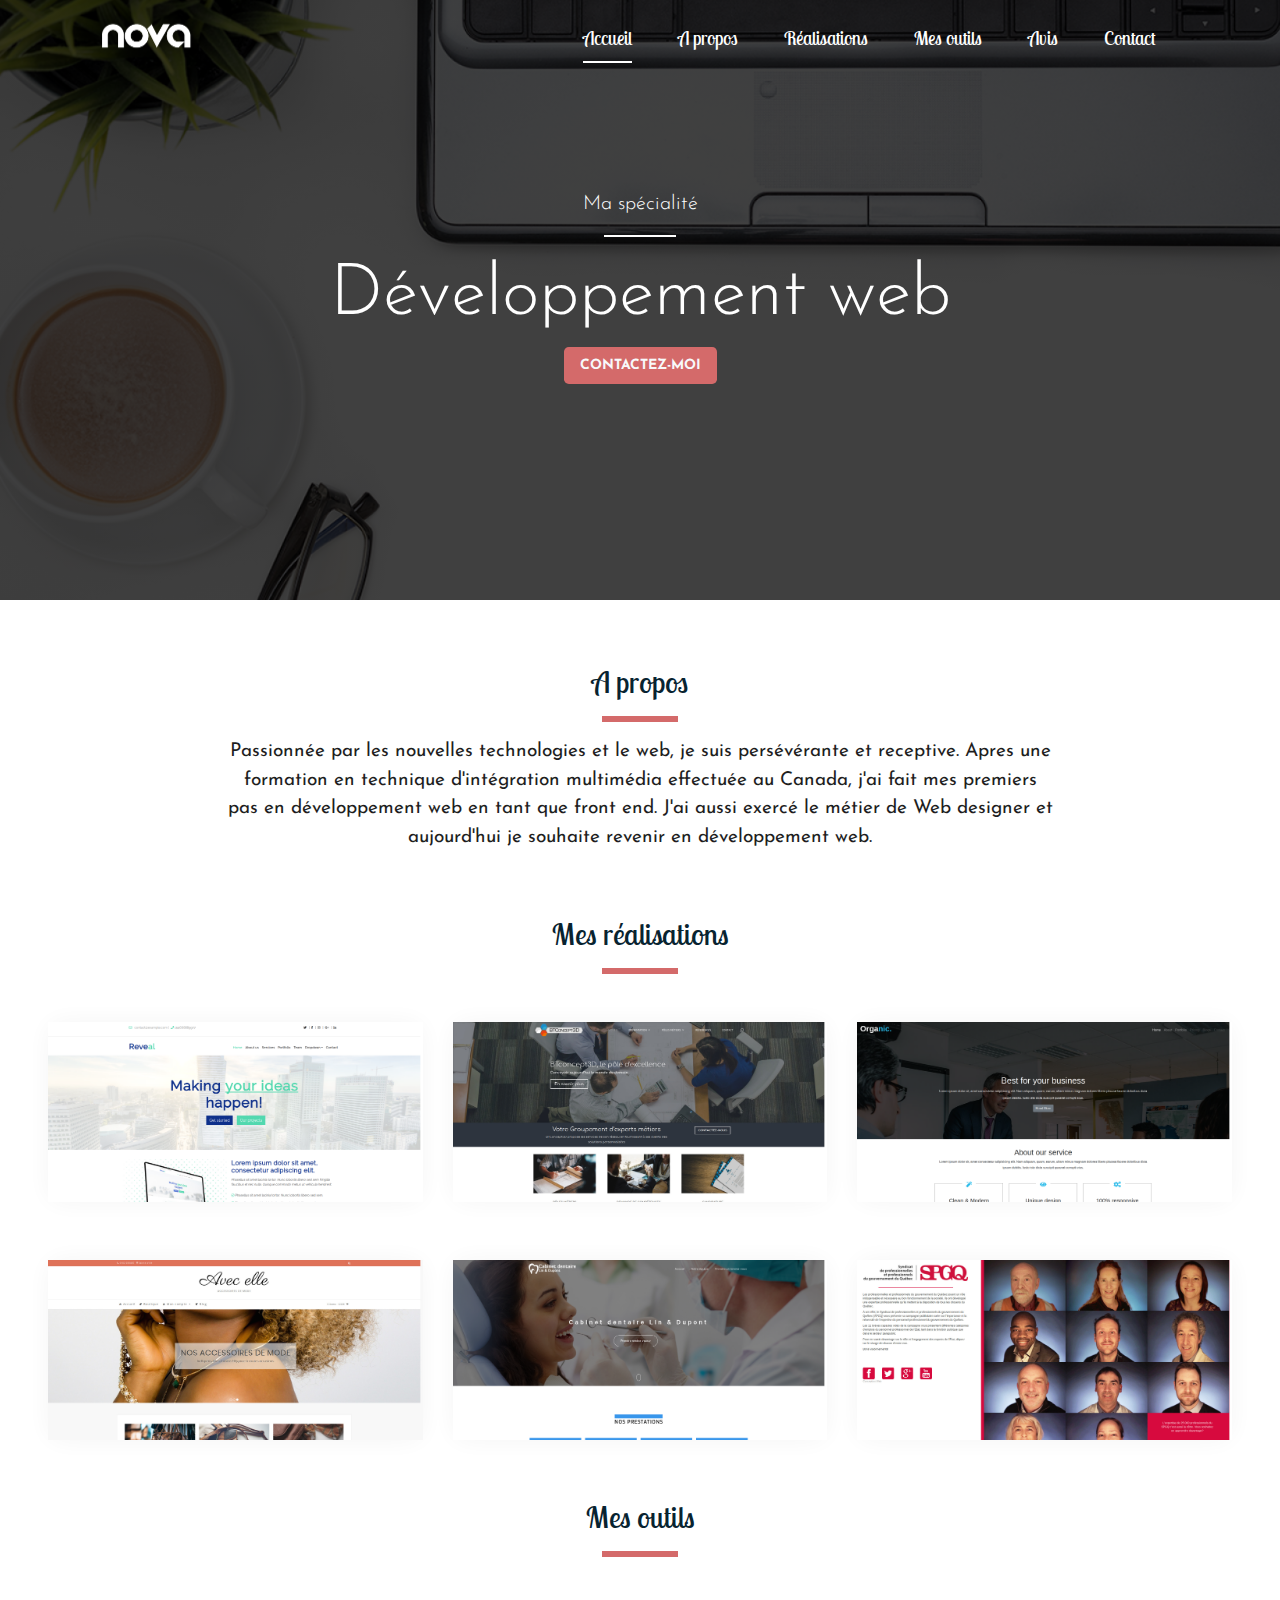
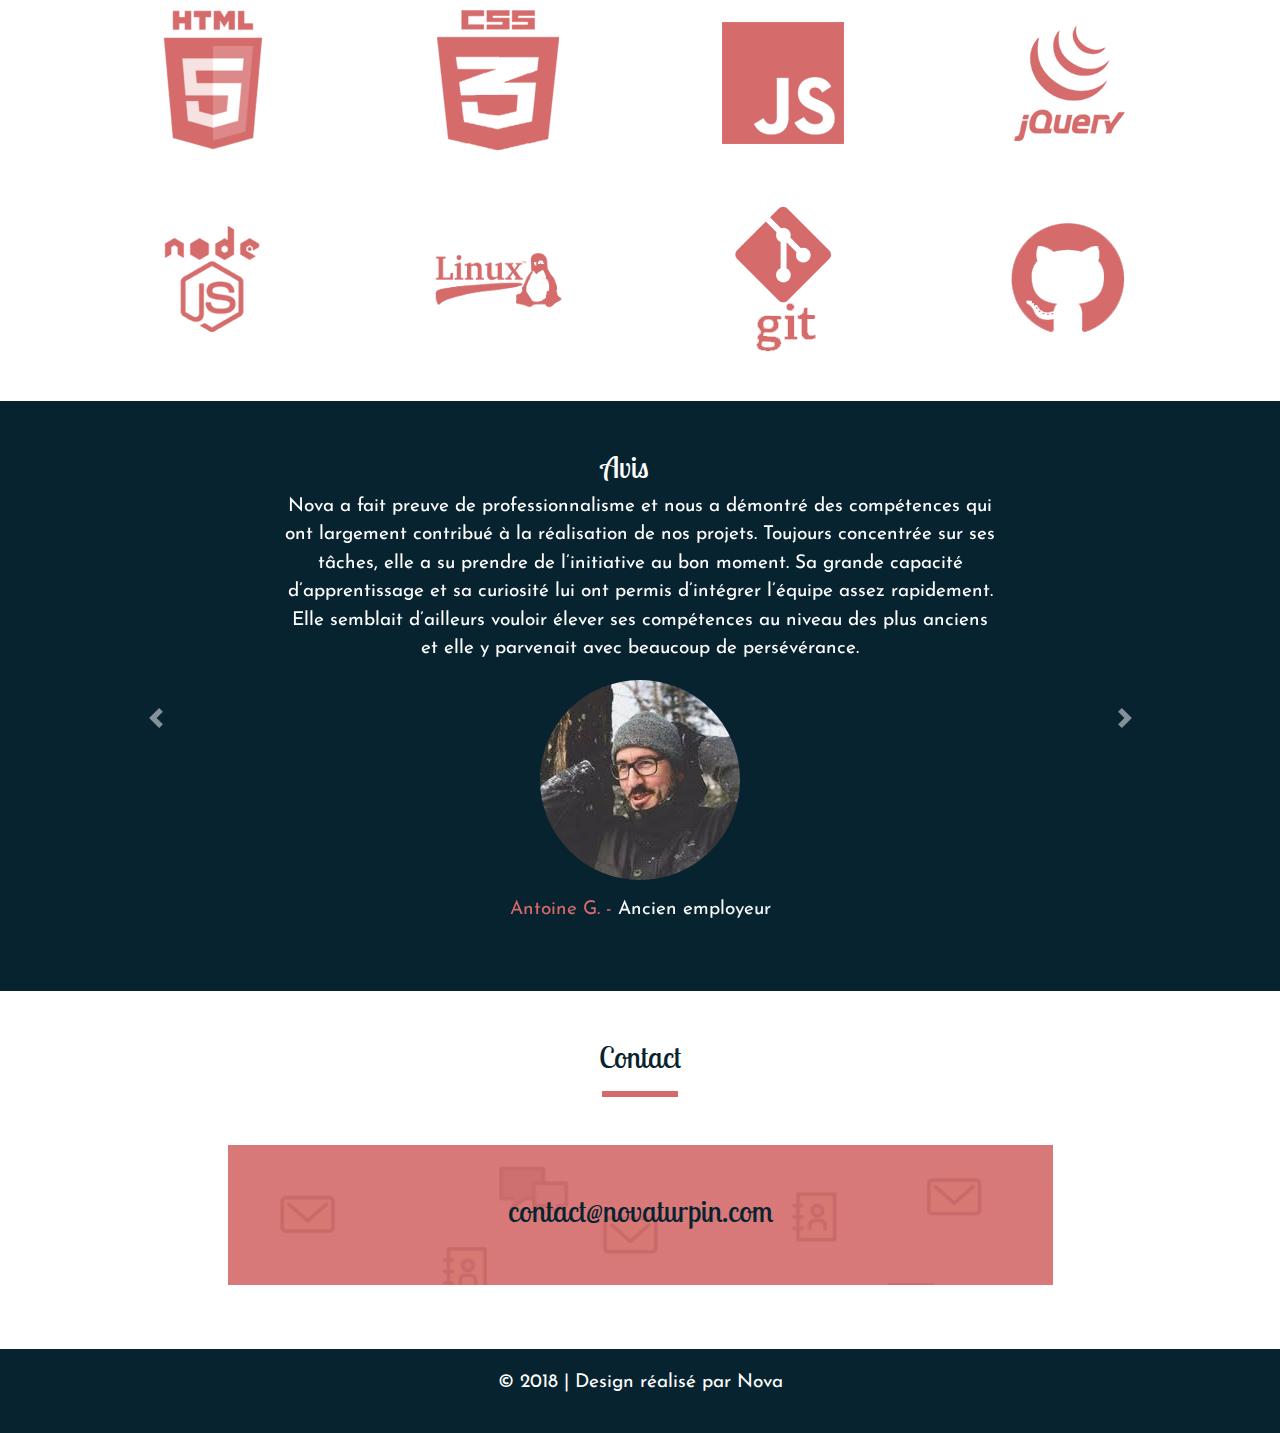
<file: index.html>
<!doctype html>
<html lang="en">
  <head>
    <title>Nova-Portfolio</title>
    <!-- Required meta tags -->
    <meta charset="utf-8">
    <meta name="viewport" content="width=device-width, initial-scale=1, shrink-to-fit=no">

    <!-- Bootstrap CSS -->
    <link rel="stylesheet" href="https://maxcdn.bootstrapcdn.com/bootstrap/4.0.0/css/bootstrap.min.css" integrity="sha384-Gn5384xqQ1aoWXA+058RXPxPg6fy4IWvTNh0E263XmFcJlSAwiGgFAW/dAiS6JXm" crossorigin="anonymous">
    <!--CSS-->
    <link rel="stylesheet" href="css/style.css">

    <!--TYPOGRAPHIE-->
		<link href="https://fonts.googleapis.com/css?family=Josefin+Sans|Lobster+Two" rel="stylesheet">
		<link rel="stylesheet" href="https://use.fontawesome.com/releases/v5.0.13/css/all.css" integrity="sha384-DNOHZ68U8hZfKXOrtjWvjxusGo9WQnrNx2sqG0tfsghAvtVlRW3tvkXWZh58N9jp" crossorigin="anonymous">
    </head>

  
  <body id="page-top">
      <header>
        <div class="container-fluid">
			<div class="container">
				<nav class="navbar navbar-expand-lg navbar-dark bg-transparent anim">
					<a class="navbar-brand" href="#"><img src="img/nova.png" class="w-50"/></a>
						<button class="navbar-toggler navbar-toggler-right hidden-lg-up" type="button" data-toggle="collapse" data-target="#collapsibleNavId" aria-controls="collapsibleNavId"
							aria-expanded="false" aria-label="Toggle navigation">
							<span class="navbar-toggler-icon"></span>
						</button>
					<div class="collapse navbar-collapse justify-content-end" id="collapsibleNavId">
						<ul class="navbar-nav">
							<li class="nav-item active p-2">
								<a class="nav-link anchor" href="#accueil">Accueil <span class="sr-only">(current)</span></a>
							</li>
							<li class="nav-item p-2">
								<a class="nav-link" href="#a-propos">A propos</a>
							</li>
							<li class="nav-item p-2">
								<a class="nav-link" href="#realisation">Réalisations</a>
							</li>
							<li class="nav-item p-2">
								<a class="nav-link" href="#outils">Mes outils</a>
							</li>
							<li class="nav-item p-2">
								<a class="nav-link" href="#avis">Avis</a>
							</li>
							<li class="nav-item p-2">
								<a class="nav-link" href="#contact">Contact</a>
							</li>
						</ul>
					</div>
				</nav>
			</div>
			<div class="jumbotron jumbotron-fluid bg-transparent mt-5">
				<div class="container text-center anim">
					<p class="lead">Ma spécialité</p>
					<hr class="sep">
					<h1 class="display-3">Développement web</h1>
					<p class="lead">
						<a class="btn btn-outline-light btn-lg button" href="#contact" role="button">Contactez-moi</a>
					</p>
				</div>
			</div>
		</div>
    </header>

	<main class="pt-3 pb-3">
		<section id="a-propos" class="container text-center mt-5 mb-5">
			<div class="row">
				<div class="col-md-9 mx-auto">
					<article class="section1"> <!-- DEBUT section a propos-->
						<h2>A propos</h2>
						<hr/>
						<p>Passionnée par les nouvelles technologies et le web, je suis persévérante et receptive. Apres une formation en technique d'intégration multimédia effectuée au Canada, 
							j'ai fait mes premiers pas en développement web en tant que front end. J'ai aussi exercé le métier de Web designer et aujourd'hui je souhaite revenir en développement web. 
						</p>
					</article> <!-- fin section -->
				</div>
			</div>
		</section>
		<section id="realisation" class="container-fluid pl-5 pr-5 mt-5 mb-5">
			<h2 class="text-center">Mes réalisations</h2>
			<hr/>
			<div class="row mt-5">
				<article class="col-md-4"> <!-- a revoir -->
				  <a href="https://novat974.github.io/challenge-2/" class="caption">
					<img src="img/reveal.png" class="" alt="" title="">
					<div class="details">
					  <span class="title">Reveal</span>
					  <span class="info">HTML5, CSS3, Bootstrap</span>
					</div>
				  </a>  
				</article>
				<article class="col-md-4">
					<a href="https://www.btconcept3d.fr/" class="caption">
					<img src="img/btconcept3d.jpg" class="w-100" alt="" title="">
					<div class="details">
					  <span class="title">BTconcept3D</span>
					  <span class="info">WordPress, Divi Thème, Web Design</span>
					</div>
				  </a>  
				</article>
				<article class="col-md-4">
					<a href="https://novat974.github.io/organicWebBootstrap_Nova/" class="caption">
					<img src="img/organic.png" class="w-100"  class="" alt="" title="">
					<div class="details">
					  <span class="title">Organic (en cours...)</span>
					  <span class="info">HTML5, CSS3, Bootstrap</span>
					</div>
				  </a>    
				</article>
			</div>
			<div class="row mt-5">
				<article class="col-md-4"> <!-- intégrer les bonne images -->
					<a href="https://realisation-1.novaturpin.com/" class="caption">
					<img src="img/avec-elle.jpg" class="" alt="" title="">
					<div class="details">
						<span class="title">Avec Elle (en cours...)</span>
						<span class="info">Web design, WordPress, woo-commerce</span>
					</div>
					</a>  
				</article>
				<article class="col-md-4">
					<a href="https://exemple-1.novaturpin.com/" class="caption">
					<img src="img/lin-dupont.png" class="w-100" alt="" title=""><link rel="stylesheet" href="https://use.fontawesome.com/releases/v5.0.13/css/all.css" integrity="sha384-DNOHZ68U8hZfKXOrtjWvjxusGo9WQnrNx2sqG0tfsghAvtVlRW3tvkXWZh58N9jp" crossorigin="anonymous">
					<div class="details">
						<span class="title">Cabinet Lin & Dupont (en cours...)</sp<link rel="stylesheet" href="https://use.fontawesome.com/releases/v5.0.13/css/all.css" integrity="sha384-DNOHZ68U8hZfKXOrtjWvjxusGo9WQnrNx2sqG0tfsghAvtVlRW3tvkXWZh58N9jp" crossorigin="anonymous">
						<span class="info">WordPress,Web Design</span>
					</div>
					</a>  
				</article>
				<article class="col-md-4">
					<a href="http://campagne.spgq.qc.ca/" class="caption">
					<img src="img/spgq.jpg" class="w-100"  class="" alt="" title="">
					<div class="details">
						<span class="title">SPGQ Québec</span>
						<span class="info">Microsite: HTML5, CSS3,JUquery, Bootstrap</span>
					</div>
					</a>    
				</article>
			</div>
		</section>
		<!--MES OUTILS-->
		<section class="container mt-5" id="outils">
			<h2 class="text-center">Mes outils</h2><link rel="stylesheet" href="https://use.fontawesome.com/releases/v5.0.13/css/all.css" integrity="sha384-DNOHZ68U8hZfKXOrtjWvjxusGo9WQnrNx2sqG0tfsghAvtVlRW3tvkXWZh58N9jp" crossorigin="anonymous">
			<hr/>
			<div class="row mt-5">
				<article class="col-md-3 col-sm-12 text-center">
					<img src="img/html5-logo.png" />
				</article>
				<article class="col-md-3 col-sm-12 text-center">
					<img src="img/css3-logo.png" />
				</article>
				<article class="col-md-3 col-sm-12 text-center">
					<img src="img/javascript-logo.png" />
				</article>
				<article class="col-md-3 col-sm-12 text-center">
					<img src="img/jquery-logo.png" />
				</article>
			</div>
			<div class="row mt-5">
				<article class="col-md-3 col-sm-12 text-center">
					<img src="img/nodejs-logo.png" />
				</article>
				<article class="col-md-3 col-sm-12 text-center">
					<img src="img/linux-logo.png" />
				</article>
				<article class="col-md-3 col-sm-12 text-center">
					<img src="img/git-logo.png" />
				</article>
				<article class="col-md-3 col-sm-12 text-center">
					<img src="img/github-logo.png" />
				</article>
			</div>
		</section>
		<!-- SLIDER -->
	<section class="container-fluid bg-slide text-white mt-5 mb-5 pt-5 pb-5" id="avis">
		<div class="container">
			<div class="row col-md-12 justify-content-center text-center">
					<h2 class="text-white title_testimony">Avis</h2>
			</div>
			<div class="row justify-content-center text-center">
				<div id="carouselExampleControls" class="col-md-12 carousel slide" data-ride="carousel">
				  <div class="carousel-inner">
					<div class="carousel-item active" align="center">
						<p class="row col-md-8">
							Nova a fait preuve de professionnalisme et nous a démontré des compétences qui ont largement contribué à la réalisation de nos projets. Toujours concentrée sur ses tâches, elle a su prendre de l’initiative au bon moment. Sa grande capacité d’apprentissage et sa curiosité lui ont permis d’intégrer l’équipe assez rapidement. Elle semblait 
							d’ailleurs vouloir élever ses compétences au niveau des plus anciens et elle y parvenait avec beaucoup de persévérance.
						</p>
					  <img class="d-block img_testimony rounded-circle" src="img/antoine.jpeg" alt="">
					  <p class="red_pink pt-3">Antoine G. - <span class="text-light">Ancien employeur</span></p>
					</div>
					<div class="carousel-item" align="center">
						<p class="row col-md-8">Nous avons beaucoup apprécié Nova tant sur le plan professionnel que sur le plan individuel. C’est une jeune femme simple et honnête en qui on peut avoir confiance. Nous avons été très satisfait de son travail. Elle a su faire preuve d’autonomie et de responsabilité. 
						Toujours avide de nouvelles connaissances, nous avons perçu chez elle un certain goût pour le challenge.
						</p>
					  <img class="d-block img_testimony rounded-circle" src="img/kaleidos.png" alt="">
					  <p class="red_pink pt-3">Jonathan T. - <span class="text-light">Ancien employeur - Kaleidos</span></p>
					</div>
					<!--<div class="carousel-item" align="center">
						<p class="row col-md-8">Lorem ipsum dolor sit, 
						amet consectetur adipisicing elit. Nam aliquam, quam, earum, ullam minus magnam dolores libero placeat facere doloribus dicta ipsum debitis. 
						Iusto iste dicta suscipit quaerat corrupti eius.
						</p>
					  <img class="d-block img_testimony rounded-circle" src="img/anne-l.png" alt="">
					  <p class="red_pink pt-3">Anne L. - <span class="text-light">Coordinatrice projet multimédia</span></p>
					</div>-->
				  </div>
				  <a class="carousel-control-prev" href="#carouselExampleControls" role="button" data-slide="prev">
					<span class="carousel-control-prev-icon" aria-hidden="true"></span>
					<span class="sr-only">Previous</span>
				  </a>
				  <a class="carousel-control-next" href="#carouselExampleControls" role="button" data-slide="next">
					<span class="carousel-control-next-icon" aria-hidden="true"></span>
					<span class="sr-only">Next</span>
				  </a>
				</div>
			</div>	
		</div>	
	</section>	
	<!-- Fin slider -->
	<!-- CONTACT -->
	<div class="container-fluid mb-5 mt-5" id="contact">
			<div class="container">
				<div class="row">
					<div class="col-md-9 mx-auto text-center">
						<h2>Contact</h2>
						<hr/>
						<form class="mt-5 p-5 bg-contact">
						<!--	<div class="row">
								<div class="col-md-6">
									<div class="form-group">
									<input class="form-control" type="text" placeholder="Nom et prénom">
									</div>
								</div> 
								<div class="col-md-6">	
									<div class="form-group">
									<input class="form-control" type="email" placeholder="Courriel">
									</div>
								</div>
								<div class="col-md-12">	
									<div class="form-group">
									<input class="form-control" type="tel" placeholder="Sujet">
									</div>
								</div>
								<div class="col-md-12">
									<div class="form-group">
									<textarea class="form-control" placeholder="Votre message"></textarea>
									</div>
								</div>
								<div class="clearfix"></div>
								<div class="col-lg-12 text-left">
									<button class="btn btn-dark text-uppercase" type="submit">Envoyer </button>
								</div>
							</div>-->
							<i class="fas fa-envelope icon_contact"></i>
							<h2>contact@novaturpin.com</h2>
						</form>
					</div>
				</div>
			</div>
		</div> 
<!-- FIN CONTACT -->
	</main>
    <footer>
        <p>&copy 2018 | Design réalisé par Nova </p>
    </footer>
      
      
    <!-- Optional JavaScript -->
	
    <!-- jQuery first, then Popper.js, then Bootstrap JS -->
	
	<!-- Bootstrap CSS -->
    <link rel="stylesheet" href="https://maxcdn.bootstrapcdn.com/bootstrap/4.0.0/css/bootstrap.min.css" integrity="sha384-Gn5384xqQ1aoWXA+058RXPxPg6fy4IWvTNh0E263XmFcJlSAwiGgFAW/dAiS6JXm"
        crossorigin="anonymous">
    <link rel="stylesheet" href="css/style.css">
    <!-- Optional JavaScript -->
    <!-- jQuery first, then Popper.js, then Bootstrap JS -->
    <script src="https://code.jquery.com/jquery-3.3.1.js" integrity="sha256-2Kok7MbOyxpgUVvAk/HJ2jigOSYS2auK4Pfzbm7uH60=" crossorigin="anonymous"></script>
    <script src="https://cdnjs.cloudflare.com/ajax/libs/popper.js/1.12.9/umd/popper.min.js" integrity="sha384-ApNbgh9B+Y1QKtv3Rn7W3mgPxhU9K/ScQsAP7hUibX39j7fakFPskvXusvfa0b4Q"
        crossorigin="anonymous"></script>
    <script src="https://maxcdn.bootstrapcdn.com/bootstrap/4.0.0/js/bootstrap.min.js" integrity="sha384-JZR6Spejh4U02d8jOt6vLEHfe/JQGiRRSQQxSfFWpi1MquVdAyjUar5+76PVCmYl"
        crossorigin="anonymous"></script>
	<script src="js/jquery.js" type="text/javascript"></script>
  </body>
</html>
</file>
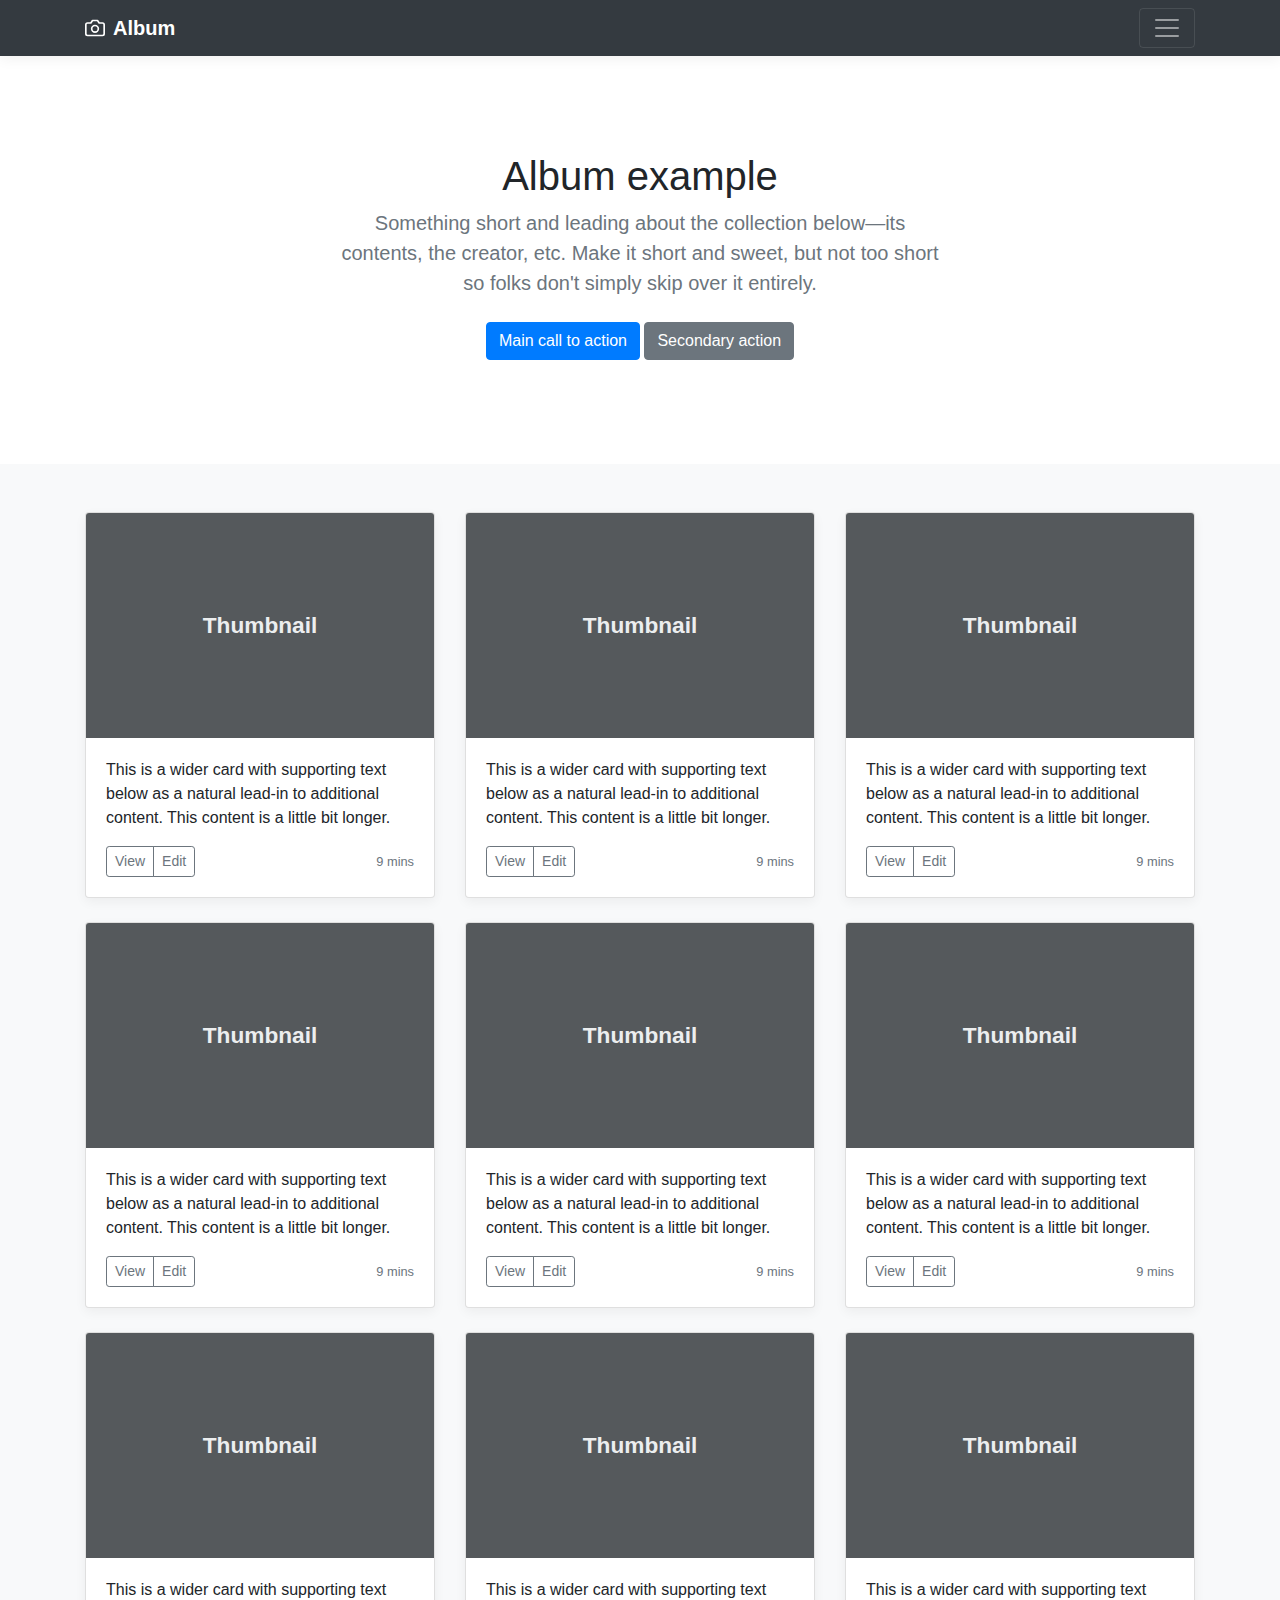
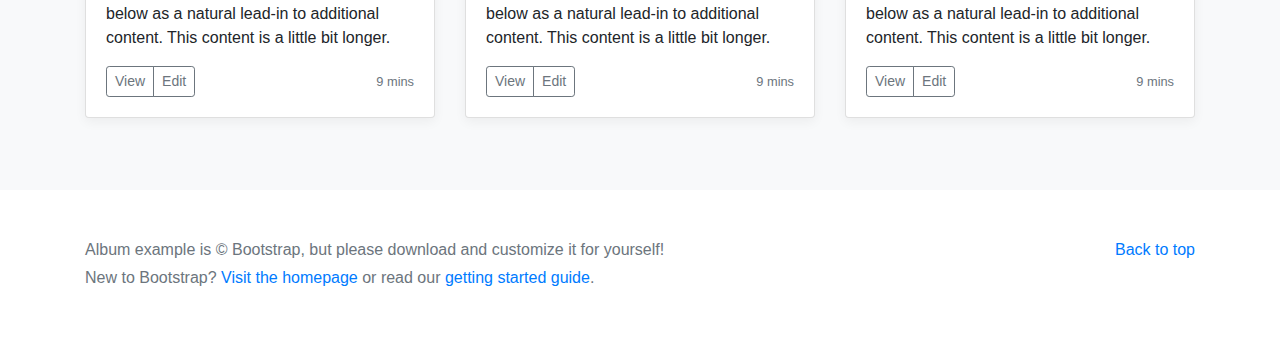
<file: bootstrap-4.1.1/docs/4.1/examples/album/index.html>
<!doctype html>
<html lang="en">
  <head>
    <meta charset="utf-8">
    <meta name="viewport" content="width=device-width, initial-scale=1, shrink-to-fit=no">
    <meta name="description" content="">
    <meta name="author" content="">
    <link rel="icon" href="../../../../favicon.ico">

    <title>Album example for Bootstrap</title>

    <!-- Bootstrap core CSS -->
    <link href="../../../../dist/css/bootstrap.min.css" rel="stylesheet">

    <!-- Custom styles for this template -->
    <link href="album.css" rel="stylesheet">
  </head>

  <body>

    <header>
      <div class="collapse bg-dark" id="navbarHeader">
        <div class="container">
          <div class="row">
            <div class="col-sm-8 col-md-7 py-4">
              <h4 class="text-white">About</h4>
              <p class="text-muted">Add some information about the album below, the author, or any other background context. Make it a few sentences long so folks can pick up some informative tidbits. Then, link them off to some social networking sites or contact information.</p>
            </div>
            <div class="col-sm-4 offset-md-1 py-4">
              <h4 class="text-white">Contact</h4>
              <ul class="list-unstyled">
                <li><a href="#" class="text-white">Follow on Twitter</a></li>
                <li><a href="#" class="text-white">Like on Facebook</a></li>
                <li><a href="#" class="text-white">Email me</a></li>
              </ul>
            </div>
          </div>
        </div>
      </div>
      <div class="navbar navbar-dark bg-dark box-shadow">
        <div class="container d-flex justify-content-between">
          <a href="#" class="navbar-brand d-flex align-items-center">
            <svg xmlns="http://www.w3.org/2000/svg" width="20" height="20" viewBox="0 0 24 24" fill="none" stroke="currentColor" stroke-width="2" stroke-linecap="round" stroke-linejoin="round" class="mr-2"><path d="M23 19a2 2 0 0 1-2 2H3a2 2 0 0 1-2-2V8a2 2 0 0 1 2-2h4l2-3h6l2 3h4a2 2 0 0 1 2 2z"></path><circle cx="12" cy="13" r="4"></circle></svg>
            <strong>Album</strong>
          </a>
          <button class="navbar-toggler" type="button" data-toggle="collapse" data-target="#navbarHeader" aria-controls="navbarHeader" aria-expanded="false" aria-label="Toggle navigation">
            <span class="navbar-toggler-icon"></span>
          </button>
        </div>
      </div>
    </header>

    <main role="main">

      <section class="jumbotron text-center">
        <div class="container">
          <h1 class="jumbotron-heading">Album example</h1>
          <p class="lead text-muted">Something short and leading about the collection below—its contents, the creator, etc. Make it short and sweet, but not too short so folks don't simply skip over it entirely.</p>
          <p>
            <a href="#" class="btn btn-primary my-2">Main call to action</a>
            <a href="#" class="btn btn-secondary my-2">Secondary action</a>
          </p>
        </div>
      </section>

      <div class="album py-5 bg-light">
        <div class="container">

          <div class="row">
            <div class="col-md-4">
              <div class="card mb-4 box-shadow">
                <img class="card-img-top" data-src="holder.js/100px225?theme=thumb&bg=55595c&fg=eceeef&text=Thumbnail" alt="Card image cap">
                <div class="card-body">
                  <p class="card-text">This is a wider card with supporting text below as a natural lead-in to additional content. This content is a little bit longer.</p>
                  <div class="d-flex justify-content-between align-items-center">
                    <div class="btn-group">
                      <button type="button" class="btn btn-sm btn-outline-secondary">View</button>
                      <button type="button" class="btn btn-sm btn-outline-secondary">Edit</button>
                    </div>
                    <small class="text-muted">9 mins</small>
                  </div>
                </div>
              </div>
            </div>
            <div class="col-md-4">
              <div class="card mb-4 box-shadow">
                <img class="card-img-top" data-src="holder.js/100px225?theme=thumb&bg=55595c&fg=eceeef&text=Thumbnail" alt="Card image cap">
                <div class="card-body">
                  <p class="card-text">This is a wider card with supporting text below as a natural lead-in to additional content. This content is a little bit longer.</p>
                  <div class="d-flex justify-content-between align-items-center">
                    <div class="btn-group">
                      <button type="button" class="btn btn-sm btn-outline-secondary">View</button>
                      <button type="button" class="btn btn-sm btn-outline-secondary">Edit</button>
                    </div>
                    <small class="text-muted">9 mins</small>
                  </div>
                </div>
              </div>
            </div>
            <div class="col-md-4">
              <div class="card mb-4 box-shadow">
                <img class="card-img-top" data-src="holder.js/100px225?theme=thumb&bg=55595c&fg=eceeef&text=Thumbnail" alt="Card image cap">
                <div class="card-body">
                  <p class="card-text">This is a wider card with supporting text below as a natural lead-in to additional content. This content is a little bit longer.</p>
                  <div class="d-flex justify-content-between align-items-center">
                    <div class="btn-group">
                      <button type="button" class="btn btn-sm btn-outline-secondary">View</button>
                      <button type="button" class="btn btn-sm btn-outline-secondary">Edit</button>
                    </div>
                    <small class="text-muted">9 mins</small>
                  </div>
                </div>
              </div>
            </div>

            <div class="col-md-4">
              <div class="card mb-4 box-shadow">
                <img class="card-img-top" data-src="holder.js/100px225?theme=thumb&bg=55595c&fg=eceeef&text=Thumbnail" alt="Card image cap">
                <div class="card-body">
                  <p class="card-text">This is a wider card with supporting text below as a natural lead-in to additional content. This content is a little bit longer.</p>
                  <div class="d-flex justify-content-between align-items-center">
                    <div class="btn-group">
                      <button type="button" class="btn btn-sm btn-outline-secondary">View</button>
                      <button type="button" class="btn btn-sm btn-outline-secondary">Edit</button>
                    </div>
                    <small class="text-muted">9 mins</small>
                  </div>
                </div>
              </div>
            </div>
            <div class="col-md-4">
              <div class="card mb-4 box-shadow">
                <img class="card-img-top" data-src="holder.js/100px225?theme=thumb&bg=55595c&fg=eceeef&text=Thumbnail" alt="Card image cap">
                <div class="card-body">
                  <p class="card-text">This is a wider card with supporting text below as a natural lead-in to additional content. This content is a little bit longer.</p>
                  <div class="d-flex justify-content-between align-items-center">
                    <div class="btn-group">
                      <button type="button" class="btn btn-sm btn-outline-secondary">View</button>
                      <button type="button" class="btn btn-sm btn-outline-secondary">Edit</button>
                    </div>
                    <small class="text-muted">9 mins</small>
                  </div>
                </div>
              </div>
            </div>
            <div class="col-md-4">
              <div class="card mb-4 box-shadow">
                <img class="card-img-top" data-src="holder.js/100px225?theme=thumb&bg=55595c&fg=eceeef&text=Thumbnail" alt="Card image cap">
                <div class="card-body">
                  <p class="card-text">This is a wider card with supporting text below as a natural lead-in to additional content. This content is a little bit longer.</p>
                  <div class="d-flex justify-content-between align-items-center">
                    <div class="btn-group">
                      <button type="button" class="btn btn-sm btn-outline-secondary">View</button>
                      <button type="button" class="btn btn-sm btn-outline-secondary">Edit</button>
                    </div>
                    <small class="text-muted">9 mins</small>
                  </div>
                </div>
              </div>
            </div>

            <div class="col-md-4">
              <div class="card mb-4 box-shadow">
                <img class="card-img-top" data-src="holder.js/100px225?theme=thumb&bg=55595c&fg=eceeef&text=Thumbnail" alt="Card image cap">
                <div class="card-body">
                  <p class="card-text">This is a wider card with supporting text below as a natural lead-in to additional content. This content is a little bit longer.</p>
                  <div class="d-flex justify-content-between align-items-center">
                    <div class="btn-group">
                      <button type="button" class="btn btn-sm btn-outline-secondary">View</button>
                      <button type="button" class="btn btn-sm btn-outline-secondary">Edit</button>
                    </div>
                    <small class="text-muted">9 mins</small>
                  </div>
                </div>
              </div>
            </div>
            <div class="col-md-4">
              <div class="card mb-4 box-shadow">
                <img class="card-img-top" data-src="holder.js/100px225?theme=thumb&bg=55595c&fg=eceeef&text=Thumbnail" alt="Card image cap">
                <div class="card-body">
                  <p class="card-text">This is a wider card with supporting text below as a natural lead-in to additional content. This content is a little bit longer.</p>
                  <div class="d-flex justify-content-between align-items-center">
                    <div class="btn-group">
                      <button type="button" class="btn btn-sm btn-outline-secondary">View</button>
                      <button type="button" class="btn btn-sm btn-outline-secondary">Edit</button>
                    </div>
                    <small class="text-muted">9 mins</small>
                  </div>
                </div>
              </div>
            </div>
            <div class="col-md-4">
              <div class="card mb-4 box-shadow">
                <img class="card-img-top" data-src="holder.js/100px225?theme=thumb&bg=55595c&fg=eceeef&text=Thumbnail" alt="Card image cap">
                <div class="card-body">
                  <p class="card-text">This is a wider card with supporting text below as a natural lead-in to additional content. This content is a little bit longer.</p>
                  <div class="d-flex justify-content-between align-items-center">
                    <div class="btn-group">
                      <button type="button" class="btn btn-sm btn-outline-secondary">View</button>
                      <button type="button" class="btn btn-sm btn-outline-secondary">Edit</button>
                    </div>
                    <small class="text-muted">9 mins</small>
                  </div>
                </div>
              </div>
            </div>
          </div>
        </div>
      </div>

    </main>

    <footer class="text-muted">
      <div class="container">
        <p class="float-right">
          <a href="#">Back to top</a>
        </p>
        <p>Album example is &copy; Bootstrap, but please download and customize it for yourself!</p>
        <p>New to Bootstrap? <a href="../../">Visit the homepage</a> or read our <a href="../../getting-started/">getting started guide</a>.</p>
      </div>
    </footer>

    <!-- Bootstrap core JavaScript
    ================================================== -->
    <!-- Placed at the end of the document so the pages load faster -->
    <script src="https://code.jquery.com/jquery-3.3.1.slim.min.js" integrity="sha384-q8i/X+965DzO0rT7abK41JStQIAqVgRVzpbzo5smXKp4YfRvH+8abtTE1Pi6jizo" crossorigin="anonymous"></script>
    <script>window.jQuery || document.write('<script src="../../../../assets/js/vendor/jquery-slim.min.js"><\/script>')</script>
    <script src="../../../../assets/js/vendor/popper.min.js"></script>
    <script src="../../../../dist/js/bootstrap.min.js"></script>
    <script src="../../../../assets/js/vendor/holder.min.js"></script>
  </body>
</html>
</file>
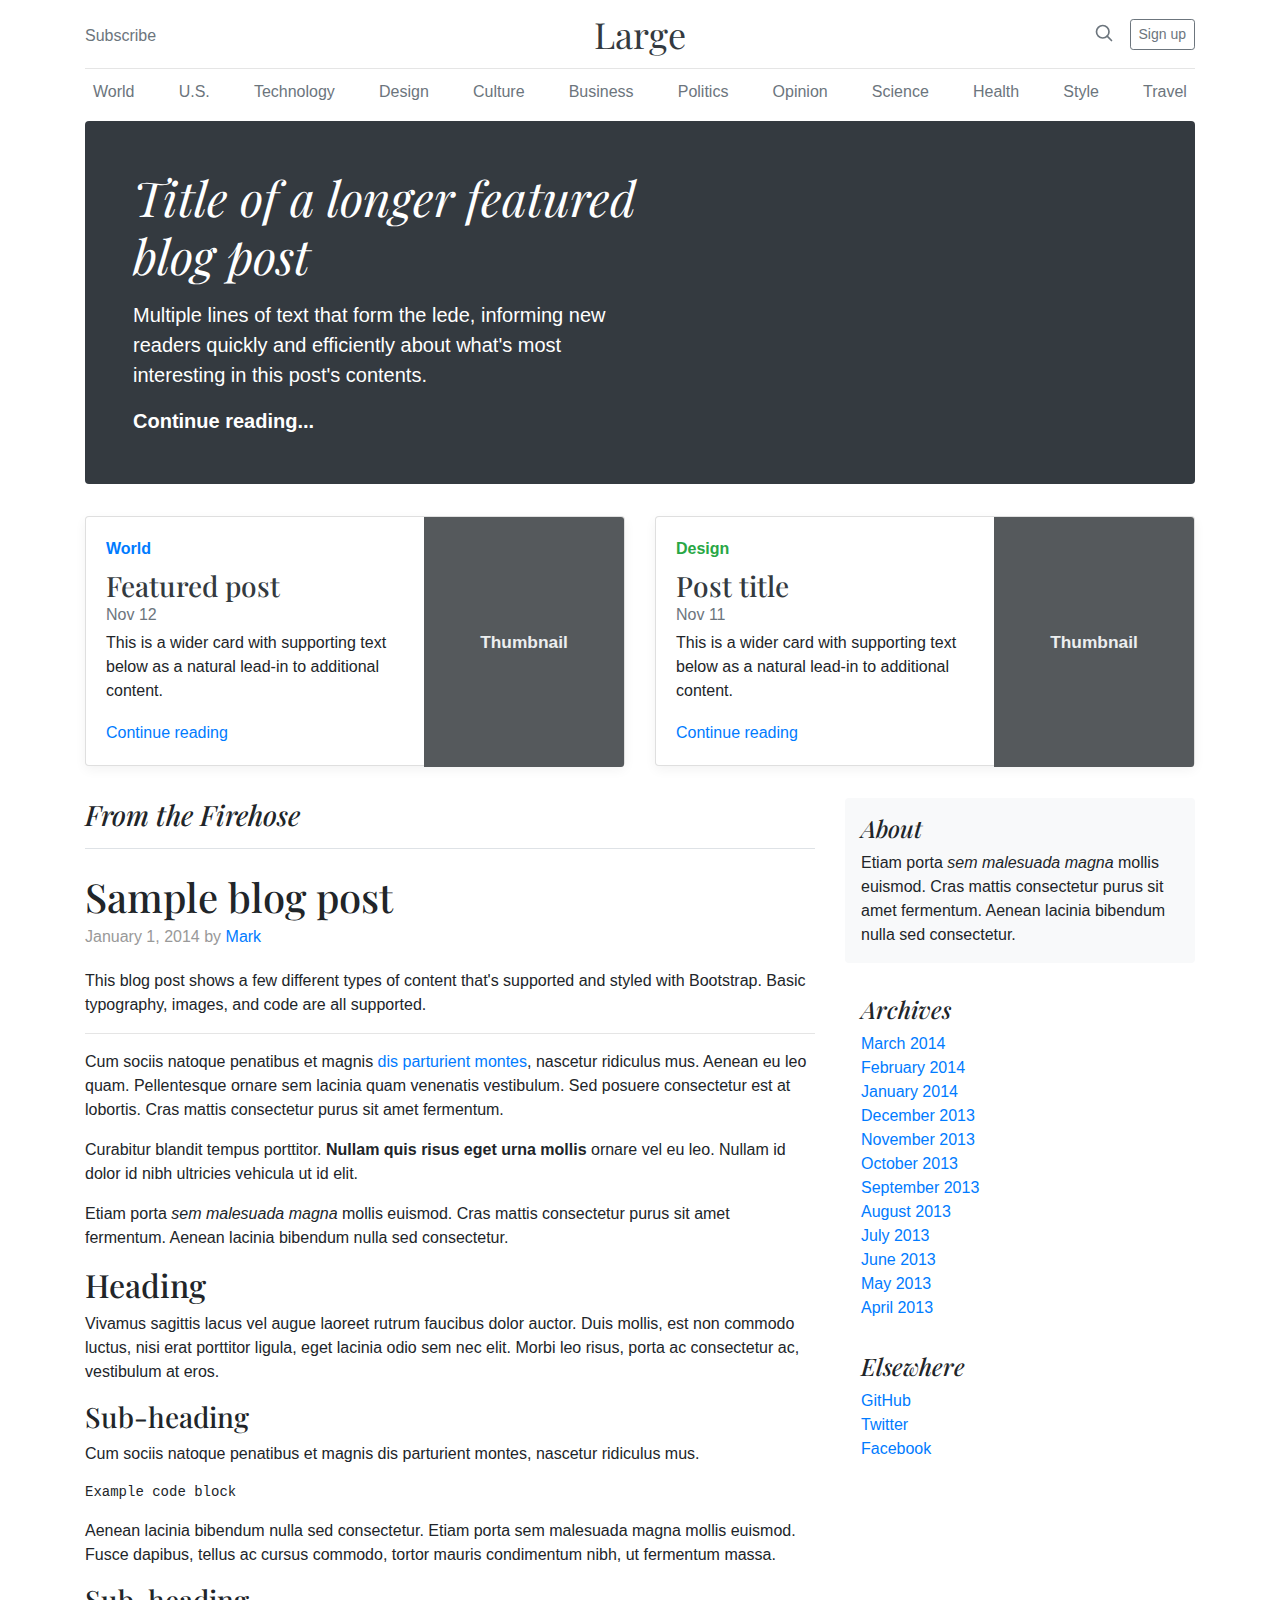
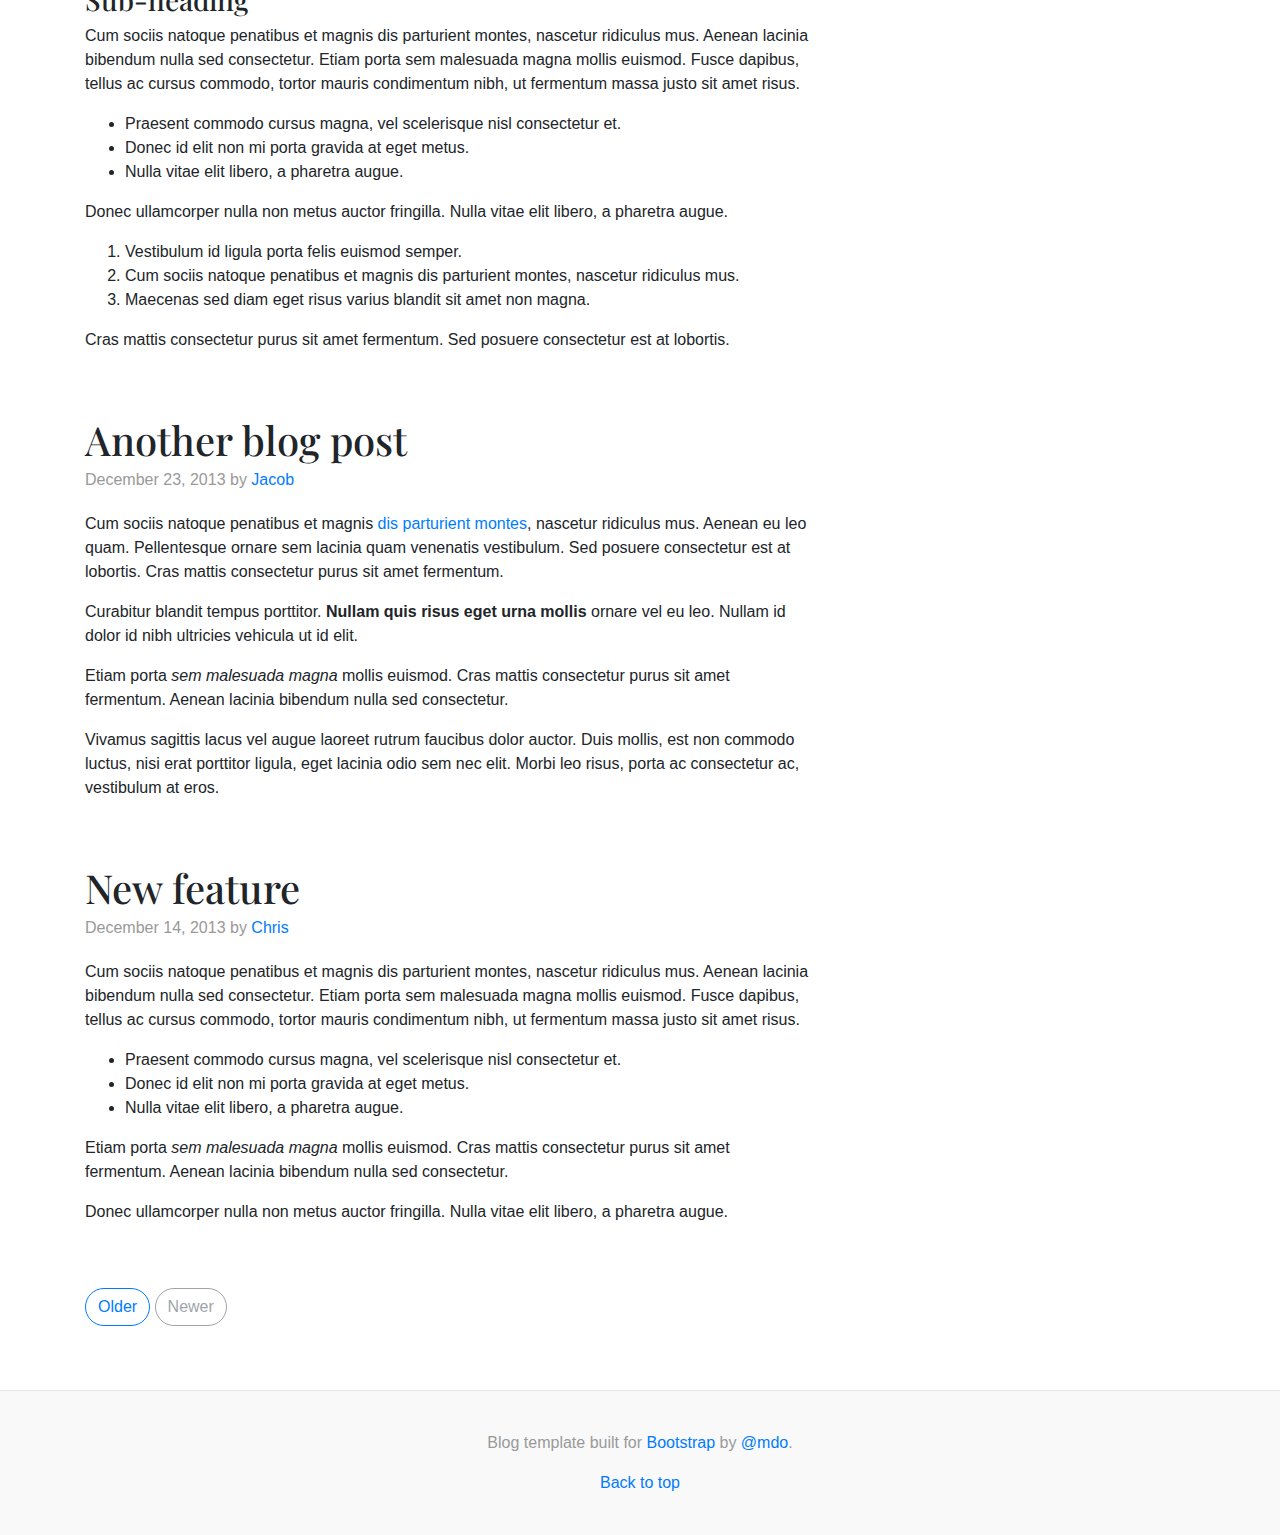
<file: bootstrap-4.1.1/docs/4.1/examples/blog/index.html>
<!doctype html>
<html lang="en">
  <head>
    <meta charset="utf-8">
    <meta name="viewport" content="width=device-width, initial-scale=1, shrink-to-fit=no">
    <meta name="description" content="">
    <meta name="author" content="">
    <link rel="icon" href="../../../../favicon.ico">

    <title>Blog Template for Bootstrap</title>

    <!-- Bootstrap core CSS -->
    <link href="../../../../dist/css/bootstrap.min.css" rel="stylesheet">

    <!-- Custom styles for this template -->
    <link href="https://fonts.googleapis.com/css?family=Playfair+Display:700,900" rel="stylesheet">
    <link href="blog.css" rel="stylesheet">
  </head>

  <body>

    <div class="container">
      <header class="blog-header py-3">
        <div class="row flex-nowrap justify-content-between align-items-center">
          <div class="col-4 pt-1">
            <a class="text-muted" href="#">Subscribe</a>
          </div>
          <div class="col-4 text-center">
            <a class="blog-header-logo text-dark" href="#">Large</a>
          </div>
          <div class="col-4 d-flex justify-content-end align-items-center">
            <a class="text-muted" href="#">
              <svg xmlns="http://www.w3.org/2000/svg" width="20" height="20" viewBox="0 0 24 24" fill="none" stroke="currentColor" stroke-width="2" stroke-linecap="round" stroke-linejoin="round" class="mx-3"><circle cx="10.5" cy="10.5" r="7.5"></circle><line x1="21" y1="21" x2="15.8" y2="15.8"></line></svg>
            </a>
            <a class="btn btn-sm btn-outline-secondary" href="#">Sign up</a>
          </div>
        </div>
      </header>

      <div class="nav-scroller py-1 mb-2">
        <nav class="nav d-flex justify-content-between">
          <a class="p-2 text-muted" href="#">World</a>
          <a class="p-2 text-muted" href="#">U.S.</a>
          <a class="p-2 text-muted" href="#">Technology</a>
          <a class="p-2 text-muted" href="#">Design</a>
          <a class="p-2 text-muted" href="#">Culture</a>
          <a class="p-2 text-muted" href="#">Business</a>
          <a class="p-2 text-muted" href="#">Politics</a>
          <a class="p-2 text-muted" href="#">Opinion</a>
          <a class="p-2 text-muted" href="#">Science</a>
          <a class="p-2 text-muted" href="#">Health</a>
          <a class="p-2 text-muted" href="#">Style</a>
          <a class="p-2 text-muted" href="#">Travel</a>
        </nav>
      </div>

      <div class="jumbotron p-3 p-md-5 text-white rounded bg-dark">
        <div class="col-md-6 px-0">
          <h1 class="display-4 font-italic">Title of a longer featured blog post</h1>
          <p class="lead my-3">Multiple lines of text that form the lede, informing new readers quickly and efficiently about what's most interesting in this post's contents.</p>
          <p class="lead mb-0"><a href="#" class="text-white font-weight-bold">Continue reading...</a></p>
        </div>
      </div>

      <div class="row mb-2">
        <div class="col-md-6">
          <div class="card flex-md-row mb-4 box-shadow h-md-250">
            <div class="card-body d-flex flex-column align-items-start">
              <strong class="d-inline-block mb-2 text-primary">World</strong>
              <h3 class="mb-0">
                <a class="text-dark" href="#">Featured post</a>
              </h3>
              <div class="mb-1 text-muted">Nov 12</div>
              <p class="card-text mb-auto">This is a wider card with supporting text below as a natural lead-in to additional content.</p>
              <a href="#">Continue reading</a>
            </div>
            <img class="card-img-right flex-auto d-none d-lg-block" data-src="holder.js/200x250?theme=thumb" alt="Card image cap">
          </div>
        </div>
        <div class="col-md-6">
          <div class="card flex-md-row mb-4 box-shadow h-md-250">
            <div class="card-body d-flex flex-column align-items-start">
              <strong class="d-inline-block mb-2 text-success">Design</strong>
              <h3 class="mb-0">
                <a class="text-dark" href="#">Post title</a>
              </h3>
              <div class="mb-1 text-muted">Nov 11</div>
              <p class="card-text mb-auto">This is a wider card with supporting text below as a natural lead-in to additional content.</p>
              <a href="#">Continue reading</a>
            </div>
            <img class="card-img-right flex-auto d-none d-lg-block" data-src="holder.js/200x250?theme=thumb" alt="Card image cap">
          </div>
        </div>
      </div>
    </div>

    <main role="main" class="container">
      <div class="row">
        <div class="col-md-8 blog-main">
          <h3 class="pb-3 mb-4 font-italic border-bottom">
            From the Firehose
          </h3>

          <div class="blog-post">
            <h2 class="blog-post-title">Sample blog post</h2>
            <p class="blog-post-meta">January 1, 2014 by <a href="#">Mark</a></p>

            <p>This blog post shows a few different types of content that's supported and styled with Bootstrap. Basic typography, images, and code are all supported.</p>
            <hr>
            <p>Cum sociis natoque penatibus et magnis <a href="#">dis parturient montes</a>, nascetur ridiculus mus. Aenean eu leo quam. Pellentesque ornare sem lacinia quam venenatis vestibulum. Sed posuere consectetur est at lobortis. Cras mattis consectetur purus sit amet fermentum.</p>
            <blockquote>
              <p>Curabitur blandit tempus porttitor. <strong>Nullam quis risus eget urna mollis</strong> ornare vel eu leo. Nullam id dolor id nibh ultricies vehicula ut id elit.</p>
            </blockquote>
            <p>Etiam porta <em>sem malesuada magna</em> mollis euismod. Cras mattis consectetur purus sit amet fermentum. Aenean lacinia bibendum nulla sed consectetur.</p>
            <h2>Heading</h2>
            <p>Vivamus sagittis lacus vel augue laoreet rutrum faucibus dolor auctor. Duis mollis, est non commodo luctus, nisi erat porttitor ligula, eget lacinia odio sem nec elit. Morbi leo risus, porta ac consectetur ac, vestibulum at eros.</p>
            <h3>Sub-heading</h3>
            <p>Cum sociis natoque penatibus et magnis dis parturient montes, nascetur ridiculus mus.</p>
            <pre><code>Example code block</code></pre>
            <p>Aenean lacinia bibendum nulla sed consectetur. Etiam porta sem malesuada magna mollis euismod. Fusce dapibus, tellus ac cursus commodo, tortor mauris condimentum nibh, ut fermentum massa.</p>
            <h3>Sub-heading</h3>
            <p>Cum sociis natoque penatibus et magnis dis parturient montes, nascetur ridiculus mus. Aenean lacinia bibendum nulla sed consectetur. Etiam porta sem malesuada magna mollis euismod. Fusce dapibus, tellus ac cursus commodo, tortor mauris condimentum nibh, ut fermentum massa justo sit amet risus.</p>
            <ul>
              <li>Praesent commodo cursus magna, vel scelerisque nisl consectetur et.</li>
              <li>Donec id elit non mi porta gravida at eget metus.</li>
              <li>Nulla vitae elit libero, a pharetra augue.</li>
            </ul>
            <p>Donec ullamcorper nulla non metus auctor fringilla. Nulla vitae elit libero, a pharetra augue.</p>
            <ol>
              <li>Vestibulum id ligula porta felis euismod semper.</li>
              <li>Cum sociis natoque penatibus et magnis dis parturient montes, nascetur ridiculus mus.</li>
              <li>Maecenas sed diam eget risus varius blandit sit amet non magna.</li>
            </ol>
            <p>Cras mattis consectetur purus sit amet fermentum. Sed posuere consectetur est at lobortis.</p>
          </div><!-- /.blog-post -->

          <div class="blog-post">
            <h2 class="blog-post-title">Another blog post</h2>
            <p class="blog-post-meta">December 23, 2013 by <a href="#">Jacob</a></p>

            <p>Cum sociis natoque penatibus et magnis <a href="#">dis parturient montes</a>, nascetur ridiculus mus. Aenean eu leo quam. Pellentesque ornare sem lacinia quam venenatis vestibulum. Sed posuere consectetur est at lobortis. Cras mattis consectetur purus sit amet fermentum.</p>
            <blockquote>
              <p>Curabitur blandit tempus porttitor. <strong>Nullam quis risus eget urna mollis</strong> ornare vel eu leo. Nullam id dolor id nibh ultricies vehicula ut id elit.</p>
            </blockquote>
            <p>Etiam porta <em>sem malesuada magna</em> mollis euismod. Cras mattis consectetur purus sit amet fermentum. Aenean lacinia bibendum nulla sed consectetur.</p>
            <p>Vivamus sagittis lacus vel augue laoreet rutrum faucibus dolor auctor. Duis mollis, est non commodo luctus, nisi erat porttitor ligula, eget lacinia odio sem nec elit. Morbi leo risus, porta ac consectetur ac, vestibulum at eros.</p>
          </div><!-- /.blog-post -->

          <div class="blog-post">
            <h2 class="blog-post-title">New feature</h2>
            <p class="blog-post-meta">December 14, 2013 by <a href="#">Chris</a></p>

            <p>Cum sociis natoque penatibus et magnis dis parturient montes, nascetur ridiculus mus. Aenean lacinia bibendum nulla sed consectetur. Etiam porta sem malesuada magna mollis euismod. Fusce dapibus, tellus ac cursus commodo, tortor mauris condimentum nibh, ut fermentum massa justo sit amet risus.</p>
            <ul>
              <li>Praesent commodo cursus magna, vel scelerisque nisl consectetur et.</li>
              <li>Donec id elit non mi porta gravida at eget metus.</li>
              <li>Nulla vitae elit libero, a pharetra augue.</li>
            </ul>
            <p>Etiam porta <em>sem malesuada magna</em> mollis euismod. Cras mattis consectetur purus sit amet fermentum. Aenean lacinia bibendum nulla sed consectetur.</p>
            <p>Donec ullamcorper nulla non metus auctor fringilla. Nulla vitae elit libero, a pharetra augue.</p>
          </div><!-- /.blog-post -->

          <nav class="blog-pagination">
            <a class="btn btn-outline-primary" href="#">Older</a>
            <a class="btn btn-outline-secondary disabled" href="#">Newer</a>
          </nav>

        </div><!-- /.blog-main -->

        <aside class="col-md-4 blog-sidebar">
          <div class="p-3 mb-3 bg-light rounded">
            <h4 class="font-italic">About</h4>
            <p class="mb-0">Etiam porta <em>sem malesuada magna</em> mollis euismod. Cras mattis consectetur purus sit amet fermentum. Aenean lacinia bibendum nulla sed consectetur.</p>
          </div>

          <div class="p-3">
            <h4 class="font-italic">Archives</h4>
            <ol class="list-unstyled mb-0">
              <li><a href="#">March 2014</a></li>
              <li><a href="#">February 2014</a></li>
              <li><a href="#">January 2014</a></li>
              <li><a href="#">December 2013</a></li>
              <li><a href="#">November 2013</a></li>
              <li><a href="#">October 2013</a></li>
              <li><a href="#">September 2013</a></li>
              <li><a href="#">August 2013</a></li>
              <li><a href="#">July 2013</a></li>
              <li><a href="#">June 2013</a></li>
              <li><a href="#">May 2013</a></li>
              <li><a href="#">April 2013</a></li>
            </ol>
          </div>

          <div class="p-3">
            <h4 class="font-italic">Elsewhere</h4>
            <ol class="list-unstyled">
              <li><a href="#">GitHub</a></li>
              <li><a href="#">Twitter</a></li>
              <li><a href="#">Facebook</a></li>
            </ol>
          </div>
        </aside><!-- /.blog-sidebar -->

      </div><!-- /.row -->

    </main><!-- /.container -->

    <footer class="blog-footer">
      <p>Blog template built for <a href="https://getbootstrap.com/">Bootstrap</a> by <a href="https://twitter.com/mdo">@mdo</a>.</p>
      <p>
        <a href="#">Back to top</a>
      </p>
    </footer>

    <!-- Bootstrap core JavaScript
    ================================================== -->
    <!-- Placed at the end of the document so the pages load faster -->
    <script src="https://code.jquery.com/jquery-3.3.1.slim.min.js" integrity="sha384-q8i/X+965DzO0rT7abK41JStQIAqVgRVzpbzo5smXKp4YfRvH+8abtTE1Pi6jizo" crossorigin="anonymous"></script>
    <script>window.jQuery || document.write('<script src="../../../../assets/js/vendor/jquery-slim.min.js"><\/script>')</script>
    <script src="../../../../assets/js/vendor/popper.min.js"></script>
    <script src="../../../../dist/js/bootstrap.min.js"></script>
    <script src="../../../../assets/js/vendor/holder.min.js"></script>
    <script>
      Holder.addTheme('thumb', {
        bg: '#55595c',
        fg: '#eceeef',
        text: 'Thumbnail'
      });
    </script>
  </body>
</html>
</file>
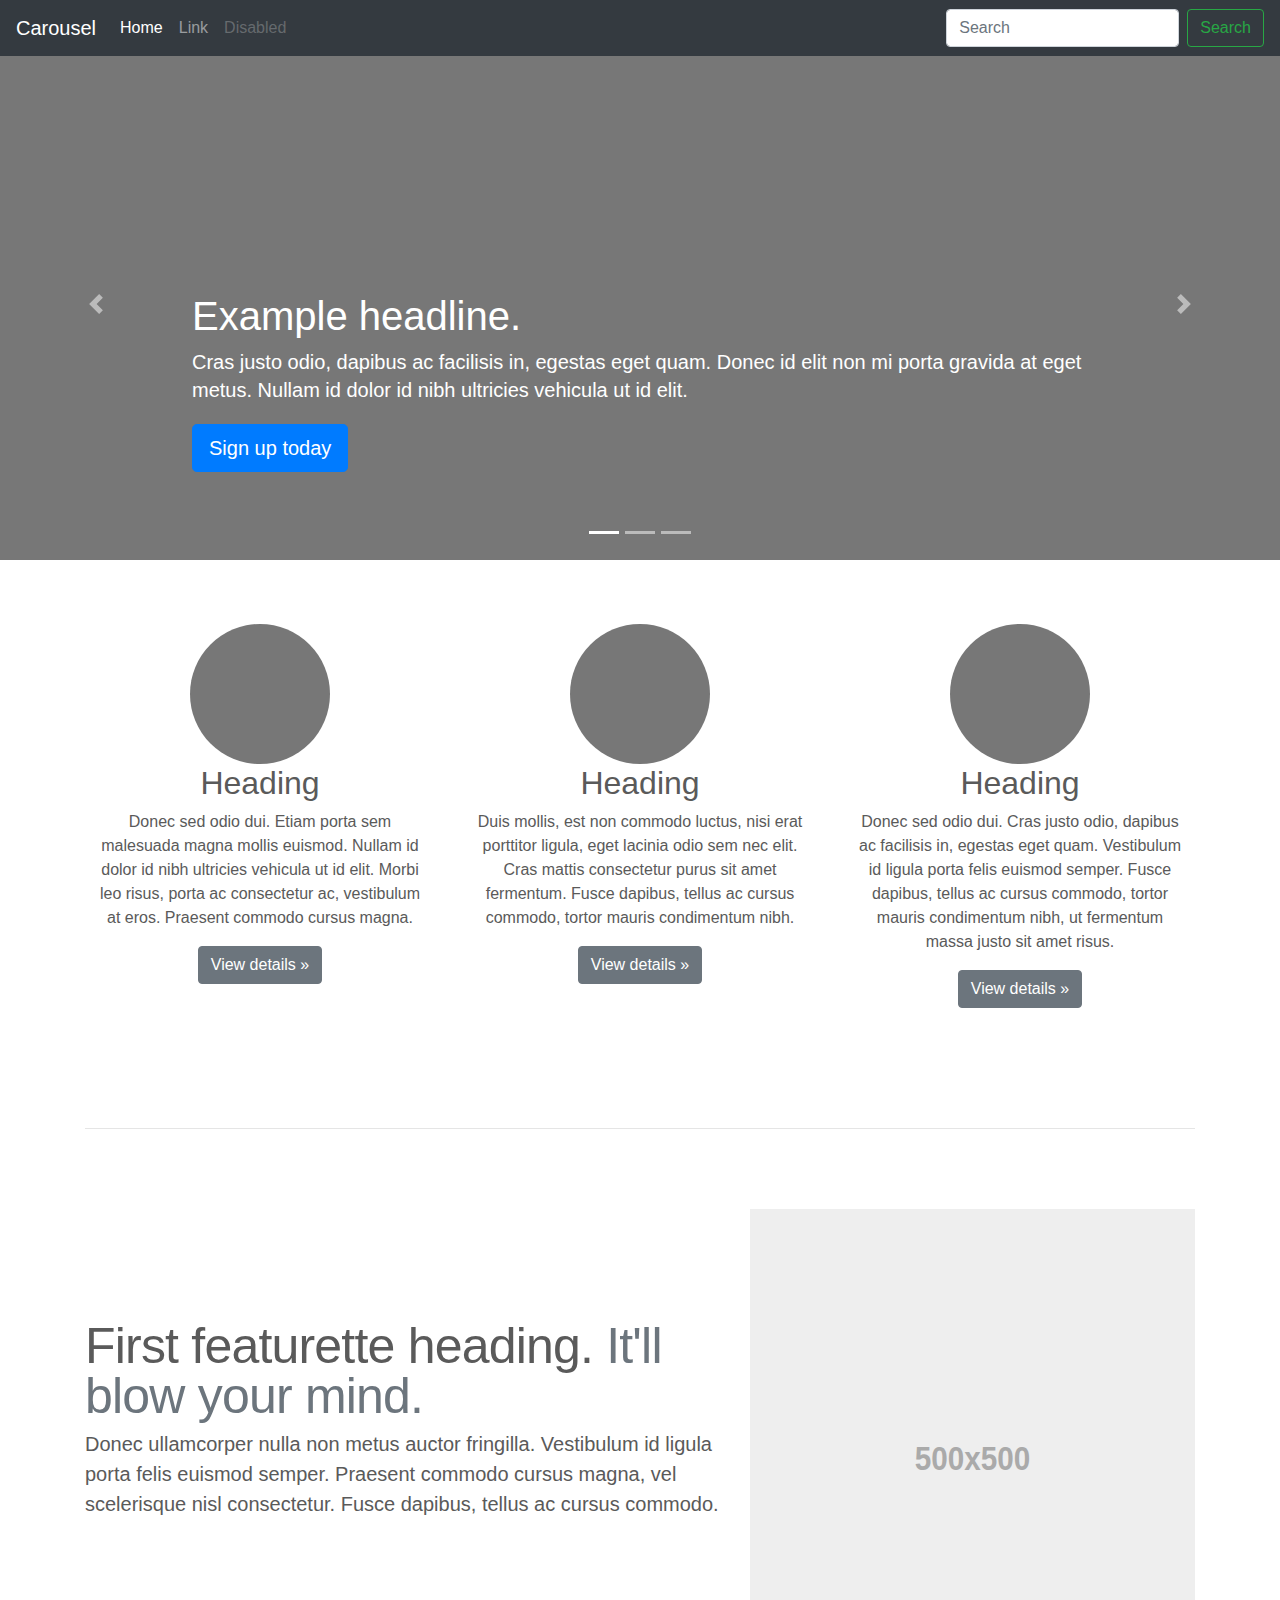
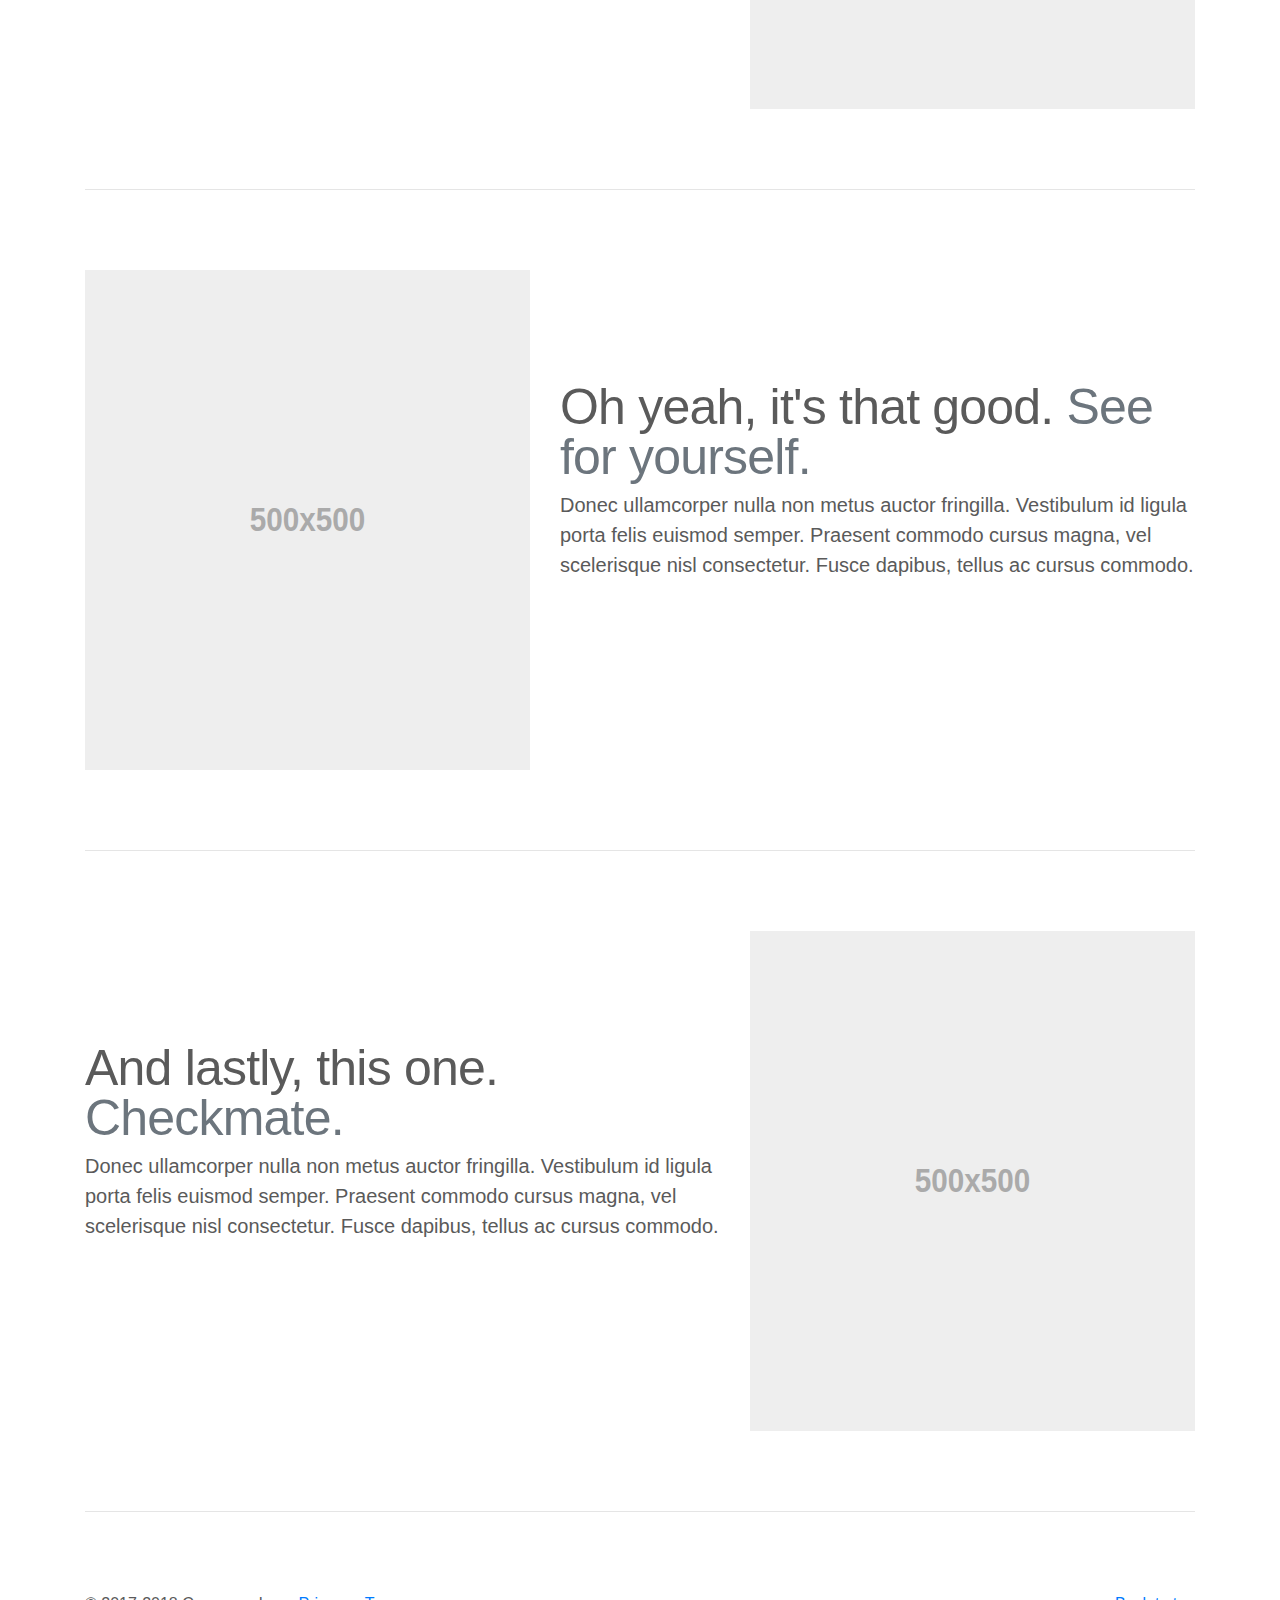
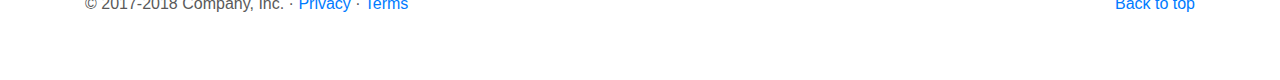
<file: bootstrap-4.1.1/docs/4.1/examples/carousel/index.html>
<!doctype html>
<html lang="en">
  <head>
    <meta charset="utf-8">
    <meta name="viewport" content="width=device-width, initial-scale=1, shrink-to-fit=no">
    <meta name="description" content="">
    <meta name="author" content="">
    <link rel="icon" href="../../../../favicon.ico">

    <title>Carousel Template for Bootstrap</title>

    <!-- Bootstrap core CSS -->
    <link href="../../../../dist/css/bootstrap.min.css" rel="stylesheet">

    <!-- Custom styles for this template -->
    <link href="carousel.css" rel="stylesheet">
  </head>
  <body>

    <header>
      <nav class="navbar navbar-expand-md navbar-dark fixed-top bg-dark">
        <a class="navbar-brand" href="#">Carousel</a>
        <button class="navbar-toggler" type="button" data-toggle="collapse" data-target="#navbarCollapse" aria-controls="navbarCollapse" aria-expanded="false" aria-label="Toggle navigation">
          <span class="navbar-toggler-icon"></span>
        </button>
        <div class="collapse navbar-collapse" id="navbarCollapse">
          <ul class="navbar-nav mr-auto">
            <li class="nav-item active">
              <a class="nav-link" href="#">Home <span class="sr-only">(current)</span></a>
            </li>
            <li class="nav-item">
              <a class="nav-link" href="#">Link</a>
            </li>
            <li class="nav-item">
              <a class="nav-link disabled" href="#">Disabled</a>
            </li>
          </ul>
          <form class="form-inline mt-2 mt-md-0">
            <input class="form-control mr-sm-2" type="text" placeholder="Search" aria-label="Search">
            <button class="btn btn-outline-success my-2 my-sm-0" type="submit">Search</button>
          </form>
        </div>
      </nav>
    </header>

    <main role="main">

      <div id="myCarousel" class="carousel slide" data-ride="carousel">
        <ol class="carousel-indicators">
          <li data-target="#myCarousel" data-slide-to="0" class="active"></li>
          <li data-target="#myCarousel" data-slide-to="1"></li>
          <li data-target="#myCarousel" data-slide-to="2"></li>
        </ol>
        <div class="carousel-inner">
          <div class="carousel-item active">
            <img class="first-slide" src="[data-uri]" alt="First slide">
            <div class="container">
              <div class="carousel-caption text-left">
                <h1>Example headline.</h1>
                <p>Cras justo odio, dapibus ac facilisis in, egestas eget quam. Donec id elit non mi porta gravida at eget metus. Nullam id dolor id nibh ultricies vehicula ut id elit.</p>
                <p><a class="btn btn-lg btn-primary" href="#" role="button">Sign up today</a></p>
              </div>
            </div>
          </div>
          <div class="carousel-item">
            <img class="second-slide" src="[data-uri]" alt="Second slide">
            <div class="container">
              <div class="carousel-caption">
                <h1>Another example headline.</h1>
                <p>Cras justo odio, dapibus ac facilisis in, egestas eget quam. Donec id elit non mi porta gravida at eget metus. Nullam id dolor id nibh ultricies vehicula ut id elit.</p>
                <p><a class="btn btn-lg btn-primary" href="#" role="button">Learn more</a></p>
              </div>
            </div>
          </div>
          <div class="carousel-item">
            <img class="third-slide" src="[data-uri]" alt="Third slide">
            <div class="container">
              <div class="carousel-caption text-right">
                <h1>One more for good measure.</h1>
                <p>Cras justo odio, dapibus ac facilisis in, egestas eget quam. Donec id elit non mi porta gravida at eget metus. Nullam id dolor id nibh ultricies vehicula ut id elit.</p>
                <p><a class="btn btn-lg btn-primary" href="#" role="button">Browse gallery</a></p>
              </div>
            </div>
          </div>
        </div>
        <a class="carousel-control-prev" href="#myCarousel" role="button" data-slide="prev">
          <span class="carousel-control-prev-icon" aria-hidden="true"></span>
          <span class="sr-only">Previous</span>
        </a>
        <a class="carousel-control-next" href="#myCarousel" role="button" data-slide="next">
          <span class="carousel-control-next-icon" aria-hidden="true"></span>
          <span class="sr-only">Next</span>
        </a>
      </div>


      <!-- Marketing messaging and featurettes
      ================================================== -->
      <!-- Wrap the rest of the page in another container to center all the content. -->

      <div class="container marketing">

        <!-- Three columns of text below the carousel -->
        <div class="row">
          <div class="col-lg-4">
            <img class="rounded-circle" src="[data-uri]" alt="Generic placeholder image" width="140" height="140">
            <h2>Heading</h2>
            <p>Donec sed odio dui. Etiam porta sem malesuada magna mollis euismod. Nullam id dolor id nibh ultricies vehicula ut id elit. Morbi leo risus, porta ac consectetur ac, vestibulum at eros. Praesent commodo cursus magna.</p>
            <p><a class="btn btn-secondary" href="#" role="button">View details &raquo;</a></p>
          </div><!-- /.col-lg-4 -->
          <div class="col-lg-4">
            <img class="rounded-circle" src="[data-uri]" alt="Generic placeholder image" width="140" height="140">
            <h2>Heading</h2>
            <p>Duis mollis, est non commodo luctus, nisi erat porttitor ligula, eget lacinia odio sem nec elit. Cras mattis consectetur purus sit amet fermentum. Fusce dapibus, tellus ac cursus commodo, tortor mauris condimentum nibh.</p>
            <p><a class="btn btn-secondary" href="#" role="button">View details &raquo;</a></p>
          </div><!-- /.col-lg-4 -->
          <div class="col-lg-4">
            <img class="rounded-circle" src="[data-uri]" alt="Generic placeholder image" width="140" height="140">
            <h2>Heading</h2>
            <p>Donec sed odio dui. Cras justo odio, dapibus ac facilisis in, egestas eget quam. Vestibulum id ligula porta felis euismod semper. Fusce dapibus, tellus ac cursus commodo, tortor mauris condimentum nibh, ut fermentum massa justo sit amet risus.</p>
            <p><a class="btn btn-secondary" href="#" role="button">View details &raquo;</a></p>
          </div><!-- /.col-lg-4 -->
        </div><!-- /.row -->


        <!-- START THE FEATURETTES -->

        <hr class="featurette-divider">

        <div class="row featurette">
          <div class="col-md-7">
            <h2 class="featurette-heading">First featurette heading. <span class="text-muted">It'll blow your mind.</span></h2>
            <p class="lead">Donec ullamcorper nulla non metus auctor fringilla. Vestibulum id ligula porta felis euismod semper. Praesent commodo cursus magna, vel scelerisque nisl consectetur. Fusce dapibus, tellus ac cursus commodo.</p>
          </div>
          <div class="col-md-5">
            <img class="featurette-image img-fluid mx-auto" data-src="holder.js/500x500/auto" alt="Generic placeholder image">
          </div>
        </div>

        <hr class="featurette-divider">

        <div class="row featurette">
          <div class="col-md-7 order-md-2">
            <h2 class="featurette-heading">Oh yeah, it's that good. <span class="text-muted">See for yourself.</span></h2>
            <p class="lead">Donec ullamcorper nulla non metus auctor fringilla. Vestibulum id ligula porta felis euismod semper. Praesent commodo cursus magna, vel scelerisque nisl consectetur. Fusce dapibus, tellus ac cursus commodo.</p>
          </div>
          <div class="col-md-5 order-md-1">
            <img class="featurette-image img-fluid mx-auto" data-src="holder.js/500x500/auto" alt="Generic placeholder image">
          </div>
        </div>

        <hr class="featurette-divider">

        <div class="row featurette">
          <div class="col-md-7">
            <h2 class="featurette-heading">And lastly, this one. <span class="text-muted">Checkmate.</span></h2>
            <p class="lead">Donec ullamcorper nulla non metus auctor fringilla. Vestibulum id ligula porta felis euismod semper. Praesent commodo cursus magna, vel scelerisque nisl consectetur. Fusce dapibus, tellus ac cursus commodo.</p>
          </div>
          <div class="col-md-5">
            <img class="featurette-image img-fluid mx-auto" data-src="holder.js/500x500/auto" alt="Generic placeholder image">
          </div>
        </div>

        <hr class="featurette-divider">

        <!-- /END THE FEATURETTES -->

      </div><!-- /.container -->


      <!-- FOOTER -->
      <footer class="container">
        <p class="float-right"><a href="#">Back to top</a></p>
        <p>&copy; 2017-2018 Company, Inc. &middot; <a href="#">Privacy</a> &middot; <a href="#">Terms</a></p>
      </footer>
    </main>

    <!-- Bootstrap core JavaScript
    ================================================== -->
    <!-- Placed at the end of the document so the pages load faster -->
    <script src="https://code.jquery.com/jquery-3.3.1.slim.min.js" integrity="sha384-q8i/X+965DzO0rT7abK41JStQIAqVgRVzpbzo5smXKp4YfRvH+8abtTE1Pi6jizo" crossorigin="anonymous"></script>
    <script>window.jQuery || document.write('<script src="../../../../assets/js/vendor/jquery-slim.min.js"><\/script>')</script>
    <script src="../../../../assets/js/vendor/popper.min.js"></script>
    <script src="../../../../dist/js/bootstrap.min.js"></script>
    <!-- Just to make our placeholder images work. Don't actually copy the next line! -->
    <script src="../../../../assets/js/vendor/holder.min.js"></script>
  </body>
</html>
</file>
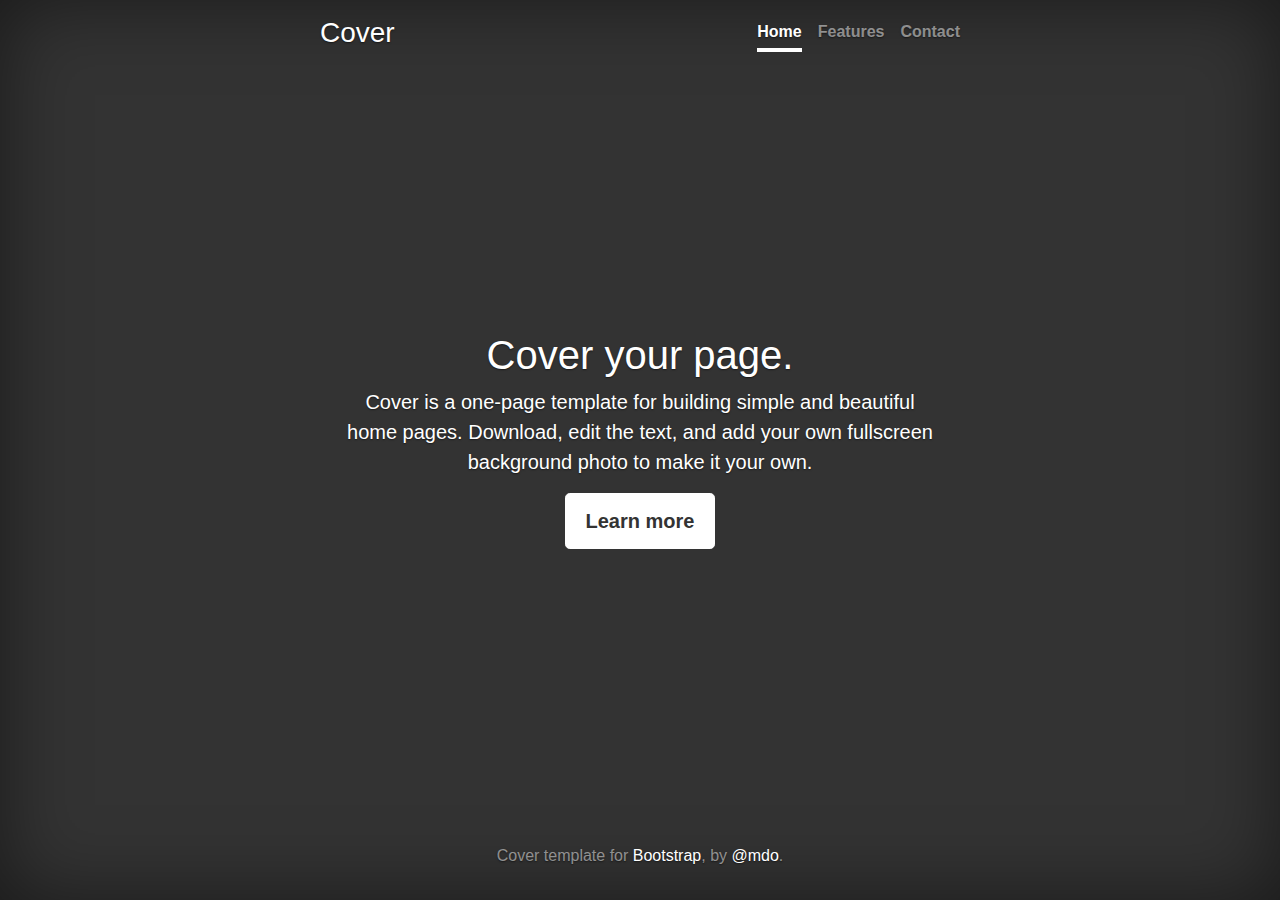
<file: bootstrap-4.1.1/docs/4.1/examples/cover/index.html>
<!doctype html>
<html lang="en">
  <head>
    <meta charset="utf-8">
    <meta name="viewport" content="width=device-width, initial-scale=1, shrink-to-fit=no">
    <meta name="description" content="">
    <meta name="author" content="">
    <link rel="icon" href="../../../../favicon.ico">

    <title>Cover Template for Bootstrap</title>

    <!-- Bootstrap core CSS -->
    <link href="../../../../dist/css/bootstrap.min.css" rel="stylesheet">

    <!-- Custom styles for this template -->
    <link href="cover.css" rel="stylesheet">
  </head>

  <body class="text-center">

    <div class="cover-container d-flex w-100 h-100 p-3 mx-auto flex-column">
      <header class="masthead mb-auto">
        <div class="inner">
          <h3 class="masthead-brand">Cover</h3>
          <nav class="nav nav-masthead justify-content-center">
            <a class="nav-link active" href="#">Home</a>
            <a class="nav-link" href="#">Features</a>
            <a class="nav-link" href="#">Contact</a>
          </nav>
        </div>
      </header>

      <main role="main" class="inner cover">
        <h1 class="cover-heading">Cover your page.</h1>
        <p class="lead">Cover is a one-page template for building simple and beautiful home pages. Download, edit the text, and add your own fullscreen background photo to make it your own.</p>
        <p class="lead">
          <a href="#" class="btn btn-lg btn-secondary">Learn more</a>
        </p>
      </main>

      <footer class="mastfoot mt-auto">
        <div class="inner">
          <p>Cover template for <a href="https://getbootstrap.com/">Bootstrap</a>, by <a href="https://twitter.com/mdo">@mdo</a>.</p>
        </div>
      </footer>
    </div>


    <!-- Bootstrap core JavaScript
    ================================================== -->
    <!-- Placed at the end of the document so the pages load faster -->
    <script src="https://code.jquery.com/jquery-3.3.1.slim.min.js" integrity="sha384-q8i/X+965DzO0rT7abK41JStQIAqVgRVzpbzo5smXKp4YfRvH+8abtTE1Pi6jizo" crossorigin="anonymous"></script>
    <script>window.jQuery || document.write('<script src="../../../../assets/js/vendor/jquery-slim.min.js"><\/script>')</script>
    <script src="../../../../assets/js/vendor/popper.min.js"></script>
    <script src="../../../../dist/js/bootstrap.min.js"></script>
  </body>
</html>
</file>
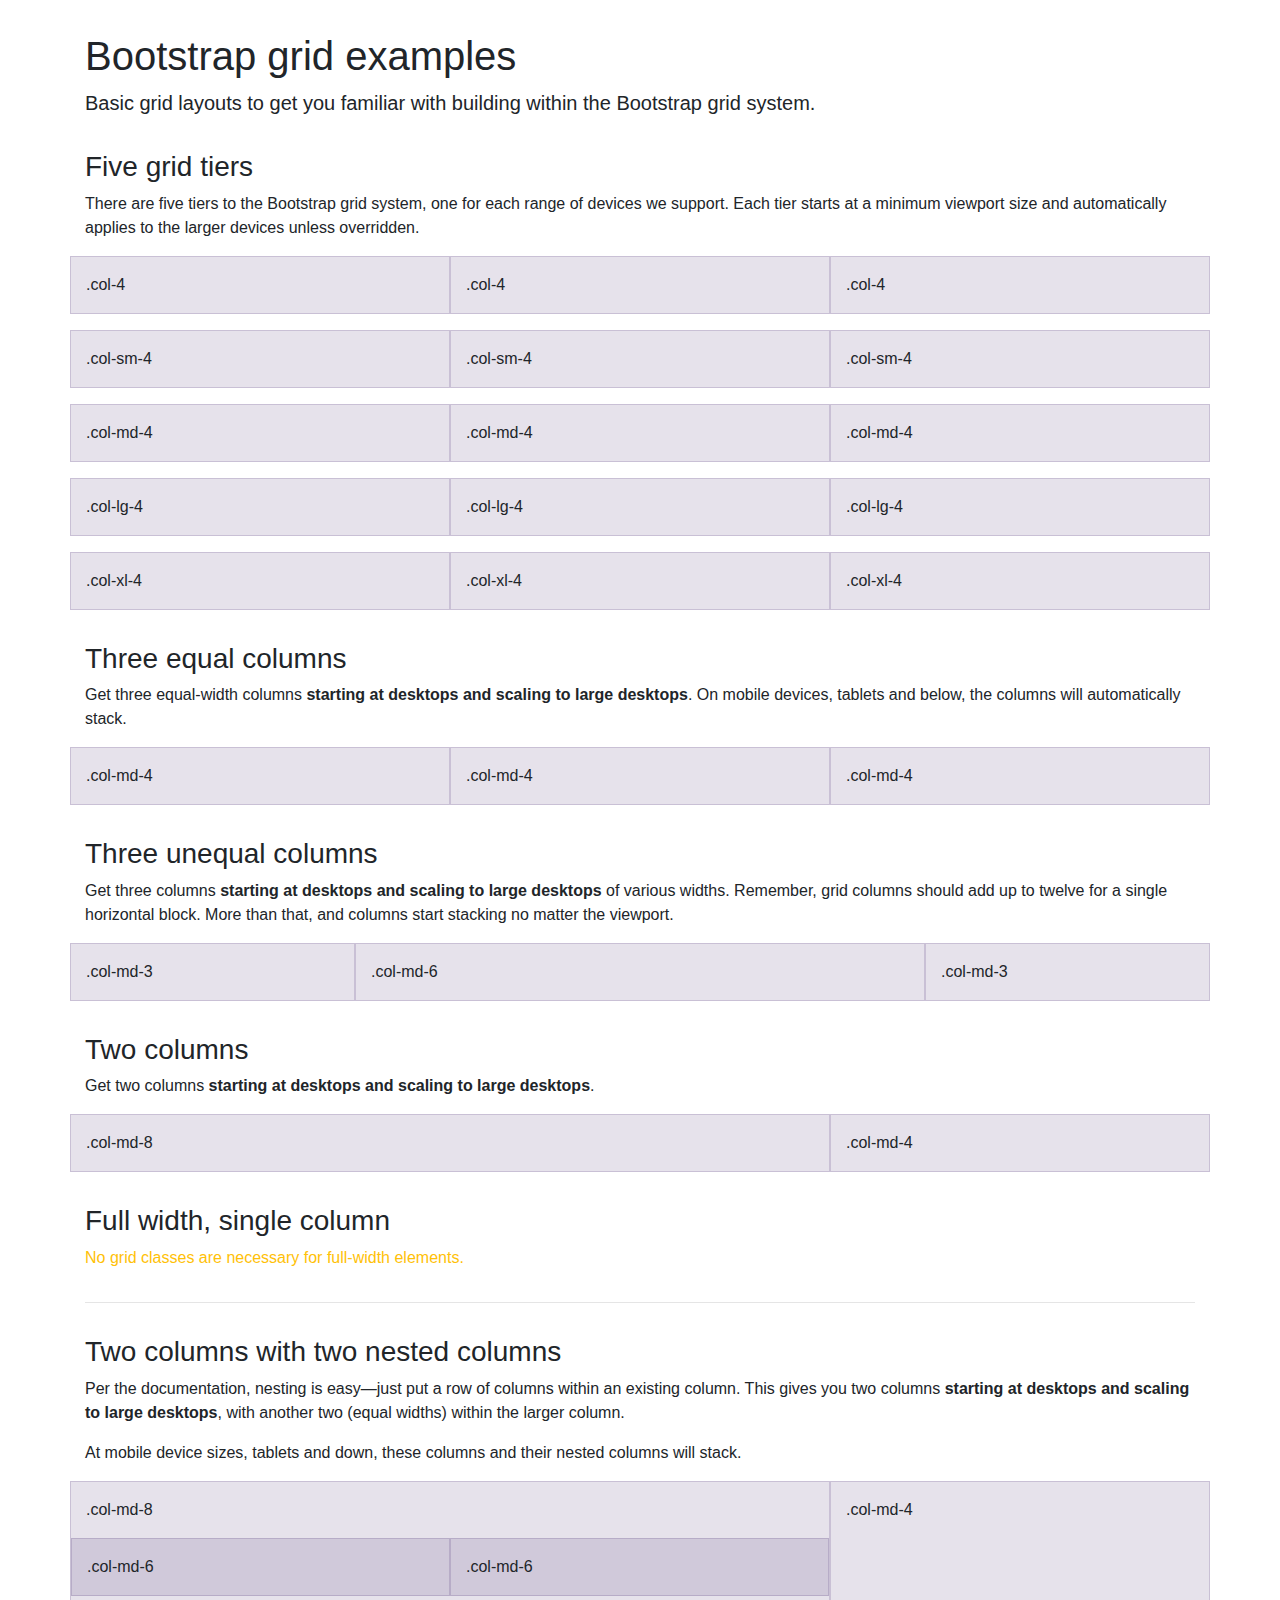
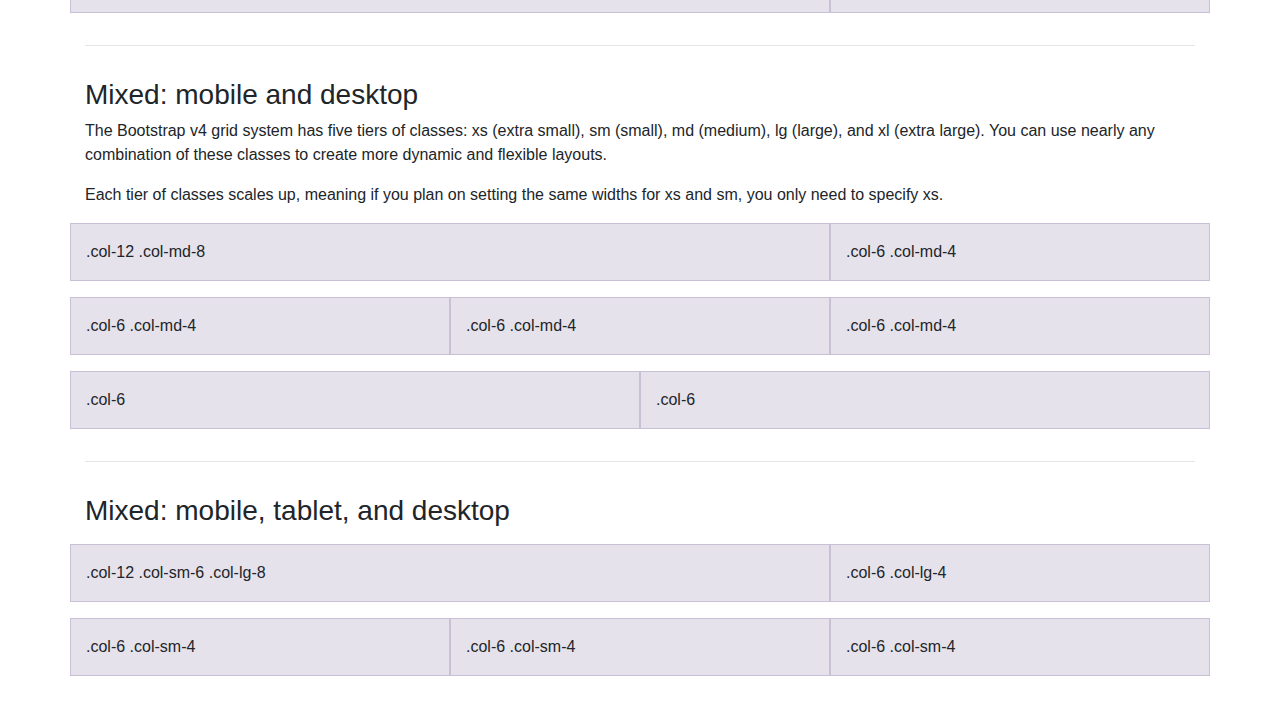
<file: bootstrap-4.1.1/docs/4.1/examples/grid/index.html>
<!doctype html>
<html lang="en">
  <head>
    <meta charset="utf-8">
    <meta name="viewport" content="width=device-width, initial-scale=1, shrink-to-fit=no">
    <meta name="description" content="">
    <meta name="author" content="">
    <link rel="icon" href="../../../../favicon.ico">

    <title>Grid Template for Bootstrap</title>

    <!-- Bootstrap core CSS -->
    <link href="../../../../dist/css/bootstrap.min.css" rel="stylesheet">

    <!-- Custom styles for this template -->
    <link href="grid.css" rel="stylesheet">
  </head>

  <body>
    <div class="container">

      <h1>Bootstrap grid examples</h1>
      <p class="lead">Basic grid layouts to get you familiar with building within the Bootstrap grid system.</p>

      <h3>Five grid tiers</h3>
      <p>There are five tiers to the Bootstrap grid system, one for each range of devices we support. Each tier starts at a minimum viewport size and automatically applies to the larger devices unless overridden.</p>

      <div class="row">
        <div class="col-4">.col-4</div>
        <div class="col-4">.col-4</div>
        <div class="col-4">.col-4</div>
      </div>

      <div class="row">
        <div class="col-sm-4">.col-sm-4</div>
        <div class="col-sm-4">.col-sm-4</div>
        <div class="col-sm-4">.col-sm-4</div>
      </div>

      <div class="row">
        <div class="col-md-4">.col-md-4</div>
        <div class="col-md-4">.col-md-4</div>
        <div class="col-md-4">.col-md-4</div>
      </div>

      <div class="row">
        <div class="col-lg-4">.col-lg-4</div>
        <div class="col-lg-4">.col-lg-4</div>
        <div class="col-lg-4">.col-lg-4</div>
      </div>

      <div class="row">
        <div class="col-xl-4">.col-xl-4</div>
        <div class="col-xl-4">.col-xl-4</div>
        <div class="col-xl-4">.col-xl-4</div>
      </div>

      <h3>Three equal columns</h3>
      <p>Get three equal-width columns <strong>starting at desktops and scaling to large desktops</strong>. On mobile devices, tablets and below, the columns will automatically stack.</p>
      <div class="row">
        <div class="col-md-4">.col-md-4</div>
        <div class="col-md-4">.col-md-4</div>
        <div class="col-md-4">.col-md-4</div>
      </div>

      <h3>Three unequal columns</h3>
      <p>Get three columns <strong>starting at desktops and scaling to large desktops</strong> of various widths. Remember, grid columns should add up to twelve for a single horizontal block. More than that, and columns start stacking no matter the viewport.</p>
      <div class="row">
        <div class="col-md-3">.col-md-3</div>
        <div class="col-md-6">.col-md-6</div>
        <div class="col-md-3">.col-md-3</div>
      </div>

      <h3>Two columns</h3>
      <p>Get two columns <strong>starting at desktops and scaling to large desktops</strong>.</p>
      <div class="row">
        <div class="col-md-8">.col-md-8</div>
        <div class="col-md-4">.col-md-4</div>
      </div>

      <h3>Full width, single column</h3>
      <p class="text-warning">No grid classes are necessary for full-width elements.</p>

      <hr>

      <h3>Two columns with two nested columns</h3>
      <p>Per the documentation, nesting is easy—just put a row of columns within an existing column. This gives you two columns <strong>starting at desktops and scaling to large desktops</strong>, with another two (equal widths) within the larger column.</p>
      <p>At mobile device sizes, tablets and down, these columns and their nested columns will stack.</p>
      <div class="row">
        <div class="col-md-8">
          .col-md-8
          <div class="row">
            <div class="col-md-6">.col-md-6</div>
            <div class="col-md-6">.col-md-6</div>
          </div>
        </div>
        <div class="col-md-4">.col-md-4</div>
      </div>

      <hr>

      <h3>Mixed: mobile and desktop</h3>
      <p>The Bootstrap v4 grid system has five tiers of classes: xs (extra small), sm (small), md (medium), lg (large), and xl (extra large). You can use nearly any combination of these classes to create more dynamic and flexible layouts.</p>
      <p>Each tier of classes scales up, meaning if you plan on setting the same widths for xs and sm, you only need to specify xs.</p>
      <div class="row">
        <div class="col-12 col-md-8">.col-12 .col-md-8</div>
        <div class="col-6 col-md-4">.col-6 .col-md-4</div>
      </div>
      <div class="row">
        <div class="col-6 col-md-4">.col-6 .col-md-4</div>
        <div class="col-6 col-md-4">.col-6 .col-md-4</div>
        <div class="col-6 col-md-4">.col-6 .col-md-4</div>
      </div>
      <div class="row">
        <div class="col-6">.col-6</div>
        <div class="col-6">.col-6</div>
      </div>

      <hr>

      <h3>Mixed: mobile, tablet, and desktop</h3>
      <p></p>
      <div class="row">
        <div class="col-12 col-sm-6 col-lg-8">.col-12 .col-sm-6 .col-lg-8</div>
        <div class="col-6 col-lg-4">.col-6 .col-lg-4</div>
      </div>
      <div class="row">
        <div class="col-6 col-sm-4">.col-6 .col-sm-4</div>
        <div class="col-6 col-sm-4">.col-6 .col-sm-4</div>
        <div class="col-6 col-sm-4">.col-6 .col-sm-4</div>
      </div>

    </div> <!-- /container -->
  </body>
</html>
</file>
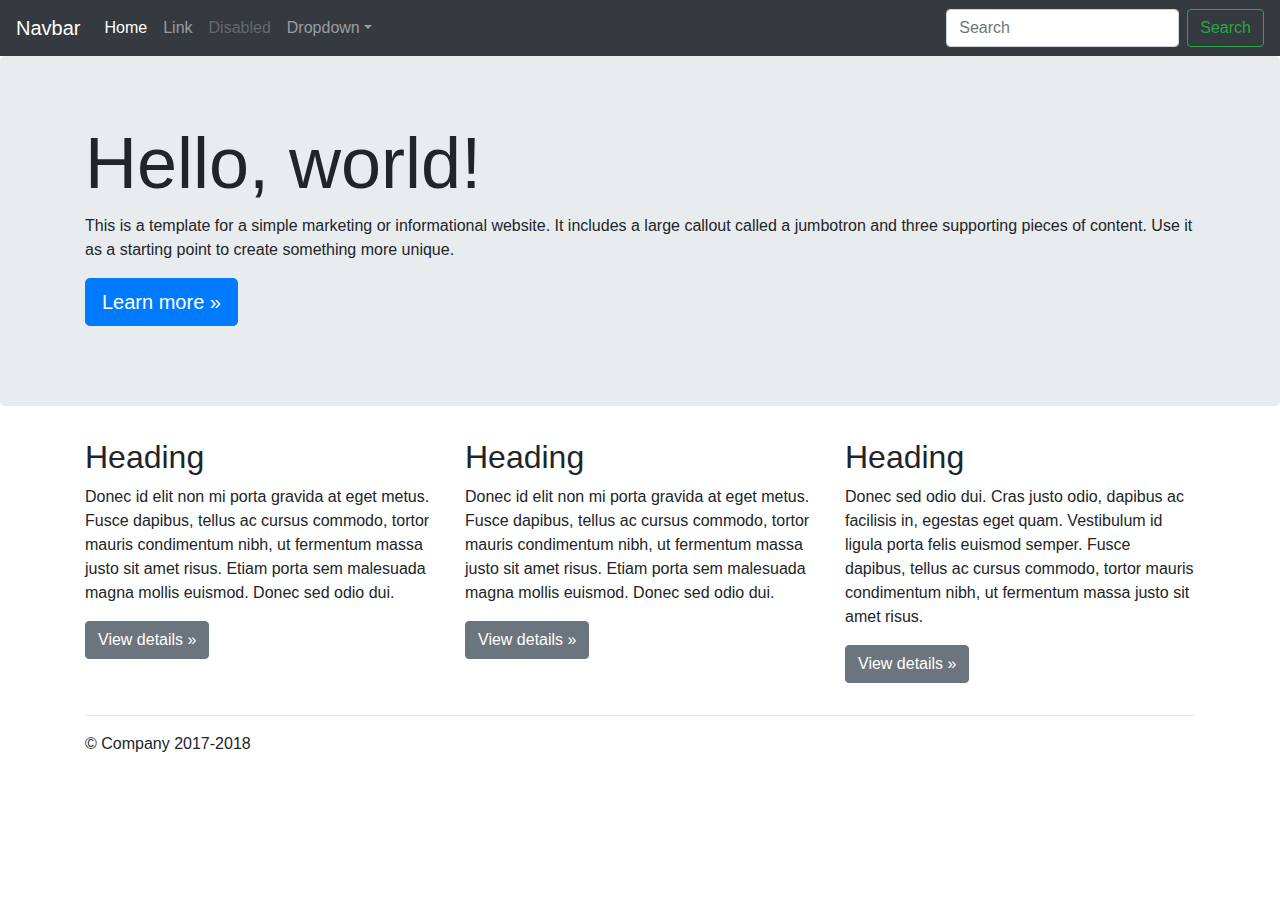
<file: bootstrap-4.1.1/docs/4.1/examples/jumbotron/index.html>
<!doctype html>
<html lang="en">
  <head>
    <meta charset="utf-8">
    <meta name="viewport" content="width=device-width, initial-scale=1, shrink-to-fit=no">
    <meta name="description" content="">
    <meta name="author" content="">
    <link rel="icon" href="../../../../favicon.ico">

    <title>Jumbotron Template for Bootstrap</title>

    <!-- Bootstrap core CSS -->
    <link href="../../../../dist/css/bootstrap.min.css" rel="stylesheet">

    <!-- Custom styles for this template -->
    <link href="jumbotron.css" rel="stylesheet">
  </head>

  <body>

    <nav class="navbar navbar-expand-md navbar-dark fixed-top bg-dark">
      <a class="navbar-brand" href="#">Navbar</a>
      <button class="navbar-toggler" type="button" data-toggle="collapse" data-target="#navbarsExampleDefault" aria-controls="navbarsExampleDefault" aria-expanded="false" aria-label="Toggle navigation">
        <span class="navbar-toggler-icon"></span>
      </button>

      <div class="collapse navbar-collapse" id="navbarsExampleDefault">
        <ul class="navbar-nav mr-auto">
          <li class="nav-item active">
            <a class="nav-link" href="#">Home <span class="sr-only">(current)</span></a>
          </li>
          <li class="nav-item">
            <a class="nav-link" href="#">Link</a>
          </li>
          <li class="nav-item">
            <a class="nav-link disabled" href="#">Disabled</a>
          </li>
          <li class="nav-item dropdown">
            <a class="nav-link dropdown-toggle" href="http://example.com" id="dropdown01" data-toggle="dropdown" aria-haspopup="true" aria-expanded="false">Dropdown</a>
            <div class="dropdown-menu" aria-labelledby="dropdown01">
              <a class="dropdown-item" href="#">Action</a>
              <a class="dropdown-item" href="#">Another action</a>
              <a class="dropdown-item" href="#">Something else here</a>
            </div>
          </li>
        </ul>
        <form class="form-inline my-2 my-lg-0">
          <input class="form-control mr-sm-2" type="text" placeholder="Search" aria-label="Search">
          <button class="btn btn-outline-success my-2 my-sm-0" type="submit">Search</button>
        </form>
      </div>
    </nav>

    <main role="main">

      <!-- Main jumbotron for a primary marketing message or call to action -->
      <div class="jumbotron">
        <div class="container">
          <h1 class="display-3">Hello, world!</h1>
          <p>This is a template for a simple marketing or informational website. It includes a large callout called a jumbotron and three supporting pieces of content. Use it as a starting point to create something more unique.</p>
          <p><a class="btn btn-primary btn-lg" href="#" role="button">Learn more &raquo;</a></p>
        </div>
      </div>

      <div class="container">
        <!-- Example row of columns -->
        <div class="row">
          <div class="col-md-4">
            <h2>Heading</h2>
            <p>Donec id elit non mi porta gravida at eget metus. Fusce dapibus, tellus ac cursus commodo, tortor mauris condimentum nibh, ut fermentum massa justo sit amet risus. Etiam porta sem malesuada magna mollis euismod. Donec sed odio dui. </p>
            <p><a class="btn btn-secondary" href="#" role="button">View details &raquo;</a></p>
          </div>
          <div class="col-md-4">
            <h2>Heading</h2>
            <p>Donec id elit non mi porta gravida at eget metus. Fusce dapibus, tellus ac cursus commodo, tortor mauris condimentum nibh, ut fermentum massa justo sit amet risus. Etiam porta sem malesuada magna mollis euismod. Donec sed odio dui. </p>
            <p><a class="btn btn-secondary" href="#" role="button">View details &raquo;</a></p>
          </div>
          <div class="col-md-4">
            <h2>Heading</h2>
            <p>Donec sed odio dui. Cras justo odio, dapibus ac facilisis in, egestas eget quam. Vestibulum id ligula porta felis euismod semper. Fusce dapibus, tellus ac cursus commodo, tortor mauris condimentum nibh, ut fermentum massa justo sit amet risus.</p>
            <p><a class="btn btn-secondary" href="#" role="button">View details &raquo;</a></p>
          </div>
        </div>

        <hr>

      </div> <!-- /container -->

    </main>

    <footer class="container">
      <p>&copy; Company 2017-2018</p>
    </footer>

    <!-- Bootstrap core JavaScript
    ================================================== -->
    <!-- Placed at the end of the document so the pages load faster -->
    <script src="https://code.jquery.com/jquery-3.3.1.slim.min.js" integrity="sha384-q8i/X+965DzO0rT7abK41JStQIAqVgRVzpbzo5smXKp4YfRvH+8abtTE1Pi6jizo" crossorigin="anonymous"></script>
    <script>window.jQuery || document.write('<script src="../../../../assets/js/vendor/jquery-slim.min.js"><\/script>')</script>
    <script src="../../../../assets/js/vendor/popper.min.js"></script>
    <script src="../../../../dist/js/bootstrap.min.js"></script>
  </body>
</html>
</file>
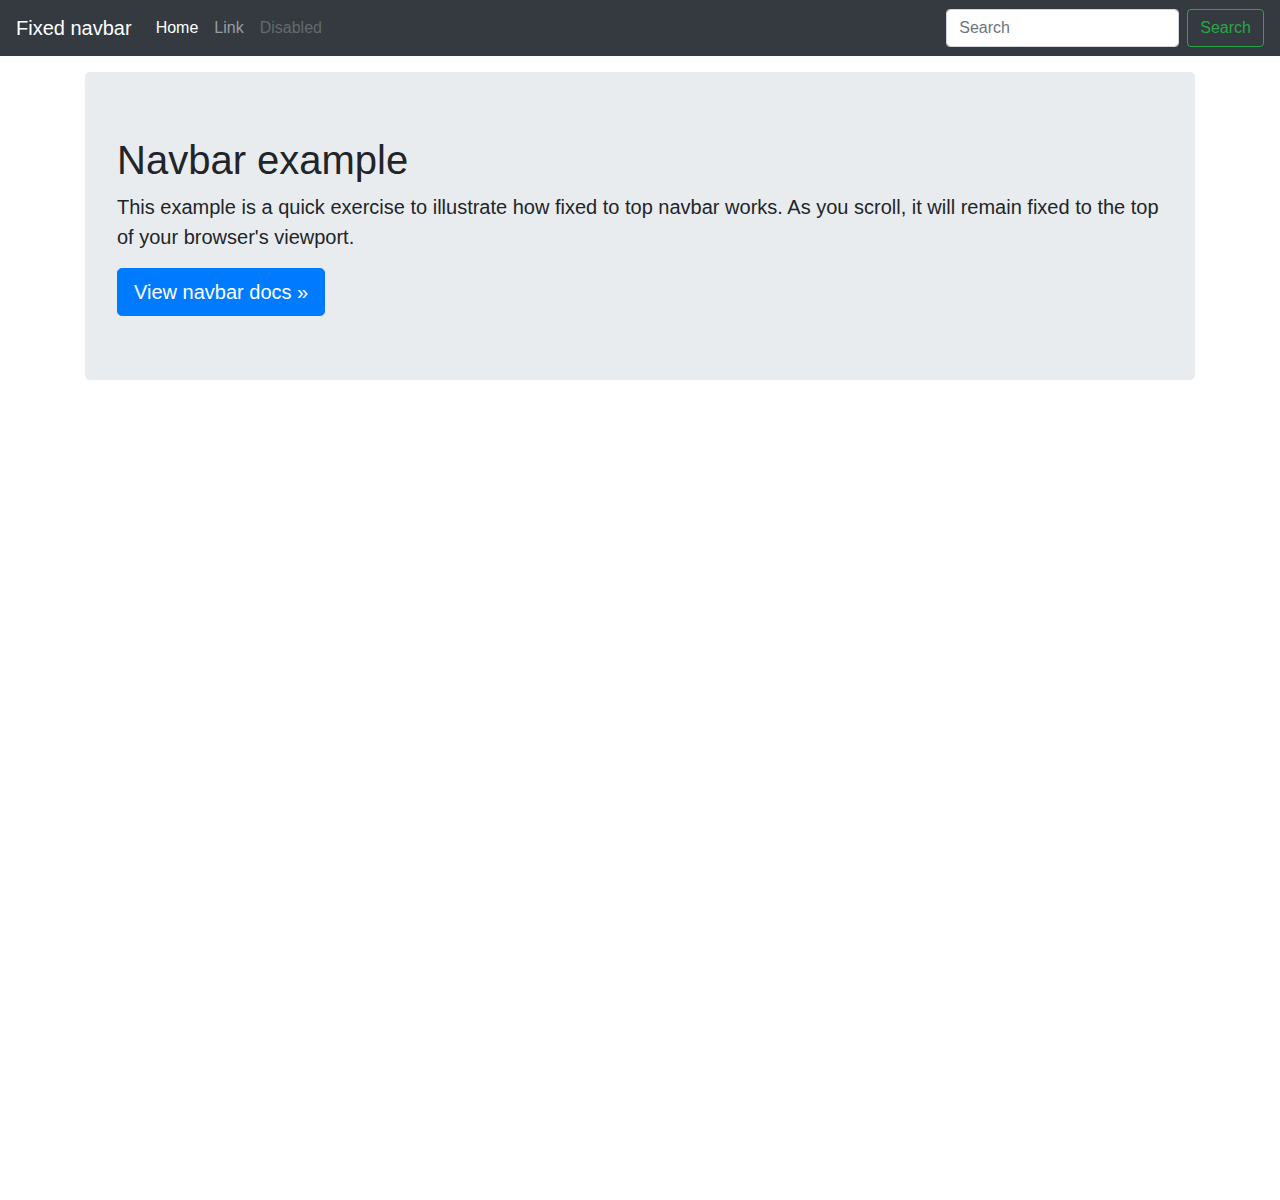
<file: bootstrap-4.1.1/docs/4.1/examples/navbar-fixed/index.html>
<!doctype html>
<html lang="en">
  <head>
    <meta charset="utf-8">
    <meta name="viewport" content="width=device-width, initial-scale=1, shrink-to-fit=no">
    <meta name="description" content="">
    <meta name="author" content="">
    <link rel="icon" href="../../../../favicon.ico">

    <title>Fixed top navbar example for Bootstrap</title>

    <!-- Bootstrap core CSS -->
    <link href="../../../../dist/css/bootstrap.min.css" rel="stylesheet">

    <!-- Custom styles for this template -->
    <link href="navbar-top-fixed.css" rel="stylesheet">
  </head>

  <body>

    <nav class="navbar navbar-expand-md navbar-dark fixed-top bg-dark">
      <a class="navbar-brand" href="#">Fixed navbar</a>
      <button class="navbar-toggler" type="button" data-toggle="collapse" data-target="#navbarCollapse" aria-controls="navbarCollapse" aria-expanded="false" aria-label="Toggle navigation">
        <span class="navbar-toggler-icon"></span>
      </button>
      <div class="collapse navbar-collapse" id="navbarCollapse">
        <ul class="navbar-nav mr-auto">
          <li class="nav-item active">
            <a class="nav-link" href="#">Home <span class="sr-only">(current)</span></a>
          </li>
          <li class="nav-item">
            <a class="nav-link" href="#">Link</a>
          </li>
          <li class="nav-item">
            <a class="nav-link disabled" href="#">Disabled</a>
          </li>
        </ul>
        <form class="form-inline mt-2 mt-md-0">
          <input class="form-control mr-sm-2" type="text" placeholder="Search" aria-label="Search">
          <button class="btn btn-outline-success my-2 my-sm-0" type="submit">Search</button>
        </form>
      </div>
    </nav>

    <main role="main" class="container">
      <div class="jumbotron">
        <h1>Navbar example</h1>
        <p class="lead">This example is a quick exercise to illustrate how fixed to top navbar works. As you scroll, it will remain fixed to the top of your browser's viewport.</p>
        <a class="btn btn-lg btn-primary" href="../../components/navbar/" role="button">View navbar docs &raquo;</a>
      </div>
    </main>

    <!-- Bootstrap core JavaScript
    ================================================== -->
    <!-- Placed at the end of the document so the pages load faster -->
    <script src="https://code.jquery.com/jquery-3.3.1.slim.min.js" integrity="sha384-q8i/X+965DzO0rT7abK41JStQIAqVgRVzpbzo5smXKp4YfRvH+8abtTE1Pi6jizo" crossorigin="anonymous"></script>
    <script>window.jQuery || document.write('<script src="../../../../assets/js/vendor/jquery-slim.min.js"><\/script>')</script>
    <script src="../../../../assets/js/vendor/popper.min.js"></script>
    <script src="../../../../dist/js/bootstrap.min.js"></script>
  </body>
</html>
</file>
<file: css/style.css>
html, body {
  height: 100%;
}

body {
  margin: auto;
  font-family: 'Josefin Sans', sans-serif;
  font-size: 19px;
  color:#1e1e1e;
  /*background: #eee;*/
}
/*
main {
	width: 80%;
	margin: 0 auto;
}

*/

/***********************
	couleurs du site 
*************************/

.red_pink {
	color: #D46A6A;
}

/***********************
		HEADER AVEC LOGO
*************************/	
		
header{

    background:linear-gradient(
        rgba(0, 0, 0, 0.75), 
        rgba(0, 0, 0, 0.75)
        ), url('../img/bg.png') no-repeat;
	background-size: cover;
	background-attachment: fixed;
    height: 600px;
	color:#fff; 
} 

/*** menu principal ****/
.navbar ul li a{
	font-family: "Lobster Two", sans-serif;
}

.navbar-dark .navbar-nav .nav-link {
    color: #fff;
}

.navbar-dark .navbar-nav .active>.nav-link:after{
	content: '';
	width: 100%;
	height: 2px;
	bottom: -2px;
	background: #fff;
}

/**** animation menu *****/
.navbar-dark .navbar-nav .nav-link {
  position: relative;
  display: block;
  cursor: pointer;
  padding: 8px 0;
  margin: 0 15px;
  color: #fff;
  text-decoration: none;
}
.navbar-dark .navbar-nav .nav-link:hover{
  color: #fff;
  text-decoration: none;
}

.navbar-dark .navbar-nav .nav-link:before, .navbar-dark .navbar-nav .nav-link:after {
  content: '';
  position: absolute;
  width: 0%;
  height: 2px;
  bottom: -2px;
  background: #fff;
}

.navbar-dark .navbar-nav .nav-link:before {
  left: 0;
}
.navbar-dark .navbar-nav .nav-link:after {
  right: 0;
  background: #fff;
  transition: width 0.8s cubic-bezier(0.22, 0.61, 0.36, 1);
}

.navbar-dark .navbar-nav .nav-link:hover:before {
  background: #fff;
  width: 100%;
  transition: width 0.5s cubic-bezier(0.22, 0.61, 0.36, 1);
}

.navbar-dark .navbar-nav .nav-link:hover:after {
  background: transparent;
  width: 100%;
  transition: 0s;
}


/*** text d'accueil ****/
.sep {
	border: 0.5px solid #fff;
	width: 70px; 	
}

.button{
	background:#D46A6A; 
	border: 0;
	text-transform: uppercase;
	font-size: 14px;
	font-weight: bold;

} 

.button:hover{
	background:none; 
	border: 2px solid #fff;
}

.btn-outline-light:hover {
    color: #fff;
}
/*** animation texte d'accueil ****/
.anim{
	animation: pulse 3s ease-in-out;
} 

@keyframes pulse {
	0% {
	  opacity:0;
	}
	100% {
		opacity:1;
	}		
}

hr{
	background: #D46A6A;
	border: 3px solid #D46A6A;
	width: 70px; 
} 

h2{
	font-family: 'Lobster Two', cursive;
	font-size: 30px;
	color: #082330;
}
/*******************************
		REALISATION
********************************/

/*** survol img avec description ****/
.caption {
  overflow: hidden;
  opacity: .99;
  position: relative;
  box-shadow: 0 0 1.5em 0 rgba(0, 0, 0, 0.05);
  display: inline-block
}

.caption:before {
  content: '';
  background: -webkit-linear-gradient(top, transparent 0%, rgba(8, 35, 48, 0.85) 100%);
  background: linear-gradient(to bottom, transparent 0%, rgba(8, 35, 48, 0.85) 100%);
  width: 100%;
  height: 50%;
  opacity: 1;
  position: absolute;
  top: 50%;
  left: 0;
  z-index: 2;
  -webkit-transition-property: top, opacity;
  transition-property: top, opacity;
  -webkit-transition-duration: 0.3s;
  transition-duration: 0.3s;
}

.caption img {
  display: block;
  max-width: 100%;
  backface-visibility: hidden;
  -webkit-backface-visibility: hidden;
}

.caption .details {
  font-size: 1em;
  line-height: 1.1em;
  padding: 1em;
  color: #fff;
  text-shadow: 0px 0px 3px #000;
  position: absolute;
  bottom: 0;
  left: 0;
  z-index: 3;
}

.caption .details span {
  display: block;
  opacity: 1;
  position: relative;
  top: 50%;
  -webkit-transition-property: top, opacity;
  transition-property: top, opacity;
  -webkit-transition-duration: 0.3s;
  transition-duration: 0.3s;
  -webkit-transition-delay: 0s;
  transition-delay: 0s;
}

.caption .details .title {
  line-height: 1em;
  font-weight: bold;
  font-size: 1em;
}

.caption .details .info {
  line-height: 1.2em;
  margin-top: 0.25em;
  font-size: 0.8em;
}
 .caption .details span {
    opacity: 1;
    top: 100px
  }
  .caption:before {
    opacity: 1;
    top: 100%
  }
  .caption:focus:before,
  .caption:focus span,
  .caption:hover:before,
  .caption:hover span {
    opacity: 1;
  }
  .caption:focus:before,
  .caption:hover:before {
    top: 50%;
  }
  .caption:focus span,
  .caption:hover span {
    top: 0;
  }
  .caption:focus .title,
  .caption:hover .title {
    -webkit-transition-delay: 0.15s;
    transition-delay: 0.15s;
  }
  .caption:focus .info,
  .caption:hover .info {
    -webkit-transition-delay: 0.25s;
    transition-delay: 0.25s;
  }

  
 /*******************************
		SLIDE TEMOIGNAGE
*********************************/
.bg-slide {
	background: #082330;
}
.carousel-inner {
	height: 450px;
}

/*******************************
		FORMULAIRE CONTACT
*******************************/	
.bg-contact {
	background:linear-gradient(
        rgba(212, 106, 106, 0.9), 
        rgba(212, 106, 106, 0.9)
        ), url('../img/fond-contact.png') no-repeat;
	background-size: cover;
}

/*******************************
		FOOTER
*******************************/	

footer {
	background: #082330;
	color: #fff;
	text-align: center;
	padding: 20px;
}
</file>
<file: bootstrap-4.1.1/docs/4.1/examples/album/album.css>
:root {
  --jumbotron-padding-y: 3rem;
}

.jumbotron {
  padding-top: var(--jumbotron-padding-y);
  padding-bottom: var(--jumbotron-padding-y);
  margin-bottom: 0;
  background-color: #fff;
}
@media (min-width: 768px) {
  .jumbotron {
    padding-top: calc(var(--jumbotron-padding-y) * 2);
    padding-bottom: calc(var(--jumbotron-padding-y) * 2);
  }
}

.jumbotron p:last-child {
  margin-bottom: 0;
}

.jumbotron-heading {
  font-weight: 300;
}

.jumbotron .container {
  max-width: 40rem;
}

footer {
  padding-top: 3rem;
  padding-bottom: 3rem;
}

footer p {
  margin-bottom: .25rem;
}

.box-shadow { box-shadow: 0 .25rem .75rem rgba(0, 0, 0, .05); }
</file>
<file: bootstrap-4.1.1/docs/4.1/examples/blog/blog.css>
/* stylelint-disable selector-list-comma-newline-after */

.blog-header {
  line-height: 1;
  border-bottom: 1px solid #e5e5e5;
}

.blog-header-logo {
  font-family: "Playfair Display", Georgia, "Times New Roman", serif;
  font-size: 2.25rem;
}

.blog-header-logo:hover {
  text-decoration: none;
}

h1, h2, h3, h4, h5, h6 {
  font-family: "Playfair Display", Georgia, "Times New Roman", serif;
}

.display-4 {
  font-size: 2.5rem;
}
@media (min-width: 768px) {
  .display-4 {
    font-size: 3rem;
  }
}

.nav-scroller {
  position: relative;
  z-index: 2;
  height: 2.75rem;
  overflow-y: hidden;
}

.nav-scroller .nav {
  display: -ms-flexbox;
  display: flex;
  -ms-flex-wrap: nowrap;
  flex-wrap: nowrap;
  padding-bottom: 1rem;
  margin-top: -1px;
  overflow-x: auto;
  text-align: center;
  white-space: nowrap;
  -webkit-overflow-scrolling: touch;
}

.nav-scroller .nav-link {
  padding-top: .75rem;
  padding-bottom: .75rem;
  font-size: .875rem;
}

.card-img-right {
  height: 100%;
  border-radius: 0 3px 3px 0;
}

.flex-auto {
  -ms-flex: 0 0 auto;
  flex: 0 0 auto;
}

.h-250 { height: 250px; }
@media (min-width: 768px) {
  .h-md-250 { height: 250px; }
}

.border-top { border-top: 1px solid #e5e5e5; }
.border-bottom { border-bottom: 1px solid #e5e5e5; }

.box-shadow { box-shadow: 0 .25rem .75rem rgba(0, 0, 0, .05); }

/*
 * Blog name and description
 */
.blog-title {
  margin-bottom: 0;
  font-size: 2rem;
  font-weight: 400;
}
.blog-description {
  font-size: 1.1rem;
  color: #999;
}

@media (min-width: 40em) {
  .blog-title {
    font-size: 3.5rem;
  }
}

/* Pagination */
.blog-pagination {
  margin-bottom: 4rem;
}
.blog-pagination > .btn {
  border-radius: 2rem;
}

/*
 * Blog posts
 */
.blog-post {
  margin-bottom: 4rem;
}
.blog-post-title {
  margin-bottom: .25rem;
  font-size: 2.5rem;
}
.blog-post-meta {
  margin-bottom: 1.25rem;
  color: #999;
}

/*
 * Footer
 */
.blog-footer {
  padding: 2.5rem 0;
  color: #999;
  text-align: center;
  background-color: #f9f9f9;
  border-top: .05rem solid #e5e5e5;
}
.blog-footer p:last-child {
  margin-bottom: 0;
}
</file>
<file: bootstrap-4.1.1/docs/4.1/examples/carousel/carousel.css>
/* GLOBAL STYLES
-------------------------------------------------- */
/* Padding below the footer and lighter body text */

body {
  padding-top: 3rem;
  padding-bottom: 3rem;
  color: #5a5a5a;
}


/* CUSTOMIZE THE CAROUSEL
-------------------------------------------------- */

/* Carousel base class */
.carousel {
  margin-bottom: 4rem;
}
/* Since positioning the image, we need to help out the caption */
.carousel-caption {
  bottom: 3rem;
  z-index: 10;
}

/* Declare heights because of positioning of img element */
.carousel-item {
  height: 32rem;
  background-color: #777;
}
.carousel-item > img {
  position: absolute;
  top: 0;
  left: 0;
  min-width: 100%;
  height: 32rem;
}


/* MARKETING CONTENT
-------------------------------------------------- */

/* Center align the text within the three columns below the carousel */
.marketing .col-lg-4 {
  margin-bottom: 1.5rem;
  text-align: center;
}
.marketing h2 {
  font-weight: 400;
}
.marketing .col-lg-4 p {
  margin-right: .75rem;
  margin-left: .75rem;
}


/* Featurettes
------------------------- */

.featurette-divider {
  margin: 5rem 0; /* Space out the Bootstrap <hr> more */
}

/* Thin out the marketing headings */
.featurette-heading {
  font-weight: 300;
  line-height: 1;
  letter-spacing: -.05rem;
}


/* RESPONSIVE CSS
-------------------------------------------------- */

@media (min-width: 40em) {
  /* Bump up size of carousel content */
  .carousel-caption p {
    margin-bottom: 1.25rem;
    font-size: 1.25rem;
    line-height: 1.4;
  }

  .featurette-heading {
    font-size: 50px;
  }
}

@media (min-width: 62em) {
  .featurette-heading {
    margin-top: 7rem;
  }
}
</file>
<file: bootstrap-4.1.1/docs/4.1/examples/cover/cover.css>
/*
 * Globals
 */

/* Links */
a,
a:focus,
a:hover {
  color: #fff;
}

/* Custom default button */
.btn-secondary,
.btn-secondary:hover,
.btn-secondary:focus {
  color: #333;
  text-shadow: none; /* Prevent inheritance from `body` */
  background-color: #fff;
  border: .05rem solid #fff;
}


/*
 * Base structure
 */

html,
body {
  height: 100%;
  background-color: #333;
}

body {
  display: -ms-flexbox;
  display: flex;
  color: #fff;
  text-shadow: 0 .05rem .1rem rgba(0, 0, 0, .5);
  box-shadow: inset 0 0 5rem rgba(0, 0, 0, .5);
}

.cover-container {
  max-width: 42em;
}


/*
 * Header
 */
.masthead {
  margin-bottom: 2rem;
}

.masthead-brand {
  margin-bottom: 0;
}

.nav-masthead .nav-link {
  padding: .25rem 0;
  font-weight: 700;
  color: rgba(255, 255, 255, .5);
  background-color: transparent;
  border-bottom: .25rem solid transparent;
}

.nav-masthead .nav-link:hover,
.nav-masthead .nav-link:focus {
  border-bottom-color: rgba(255, 255, 255, .25);
}

.nav-masthead .nav-link + .nav-link {
  margin-left: 1rem;
}

.nav-masthead .active {
  color: #fff;
  border-bottom-color: #fff;
}

@media (min-width: 48em) {
  .masthead-brand {
    float: left;
  }
  .nav-masthead {
    float: right;
  }
}


/*
 * Cover
 */
.cover {
  padding: 0 1.5rem;
}
.cover .btn-lg {
  padding: .75rem 1.25rem;
  font-weight: 700;
}


/*
 * Footer
 */
.mastfoot {
  color: rgba(255, 255, 255, .5);
}
</file>
<file: bootstrap-4.1.1/docs/4.1/examples/grid/grid.css>
body {
  padding-top: 2rem;
  padding-bottom: 2rem;
}

h3 {
  margin-top: 2rem;
}

.row {
  margin-bottom: 1rem;
}
.row .row {
  margin-top: 1rem;
  margin-bottom: 0;
}
[class*="col-"] {
  padding-top: 1rem;
  padding-bottom: 1rem;
  background-color: rgba(86, 61, 124, .15);
  border: 1px solid rgba(86, 61, 124, .2);
}

hr {
  margin-top: 2rem;
  margin-bottom: 2rem;
}
</file>
<file: bootstrap-4.1.1/docs/4.1/examples/jumbotron/jumbotron.css>
/* Move down content because we have a fixed navbar that is 3.5rem tall */
body {
  padding-top: 3.5rem;
}
</file>
<file: bootstrap-4.1.1/docs/4.1/examples/navbar-fixed/navbar-top-fixed.css>
/* Show it is fixed to the top */
body {
  min-height: 75rem;
  padding-top: 4.5rem;
}
</file>
